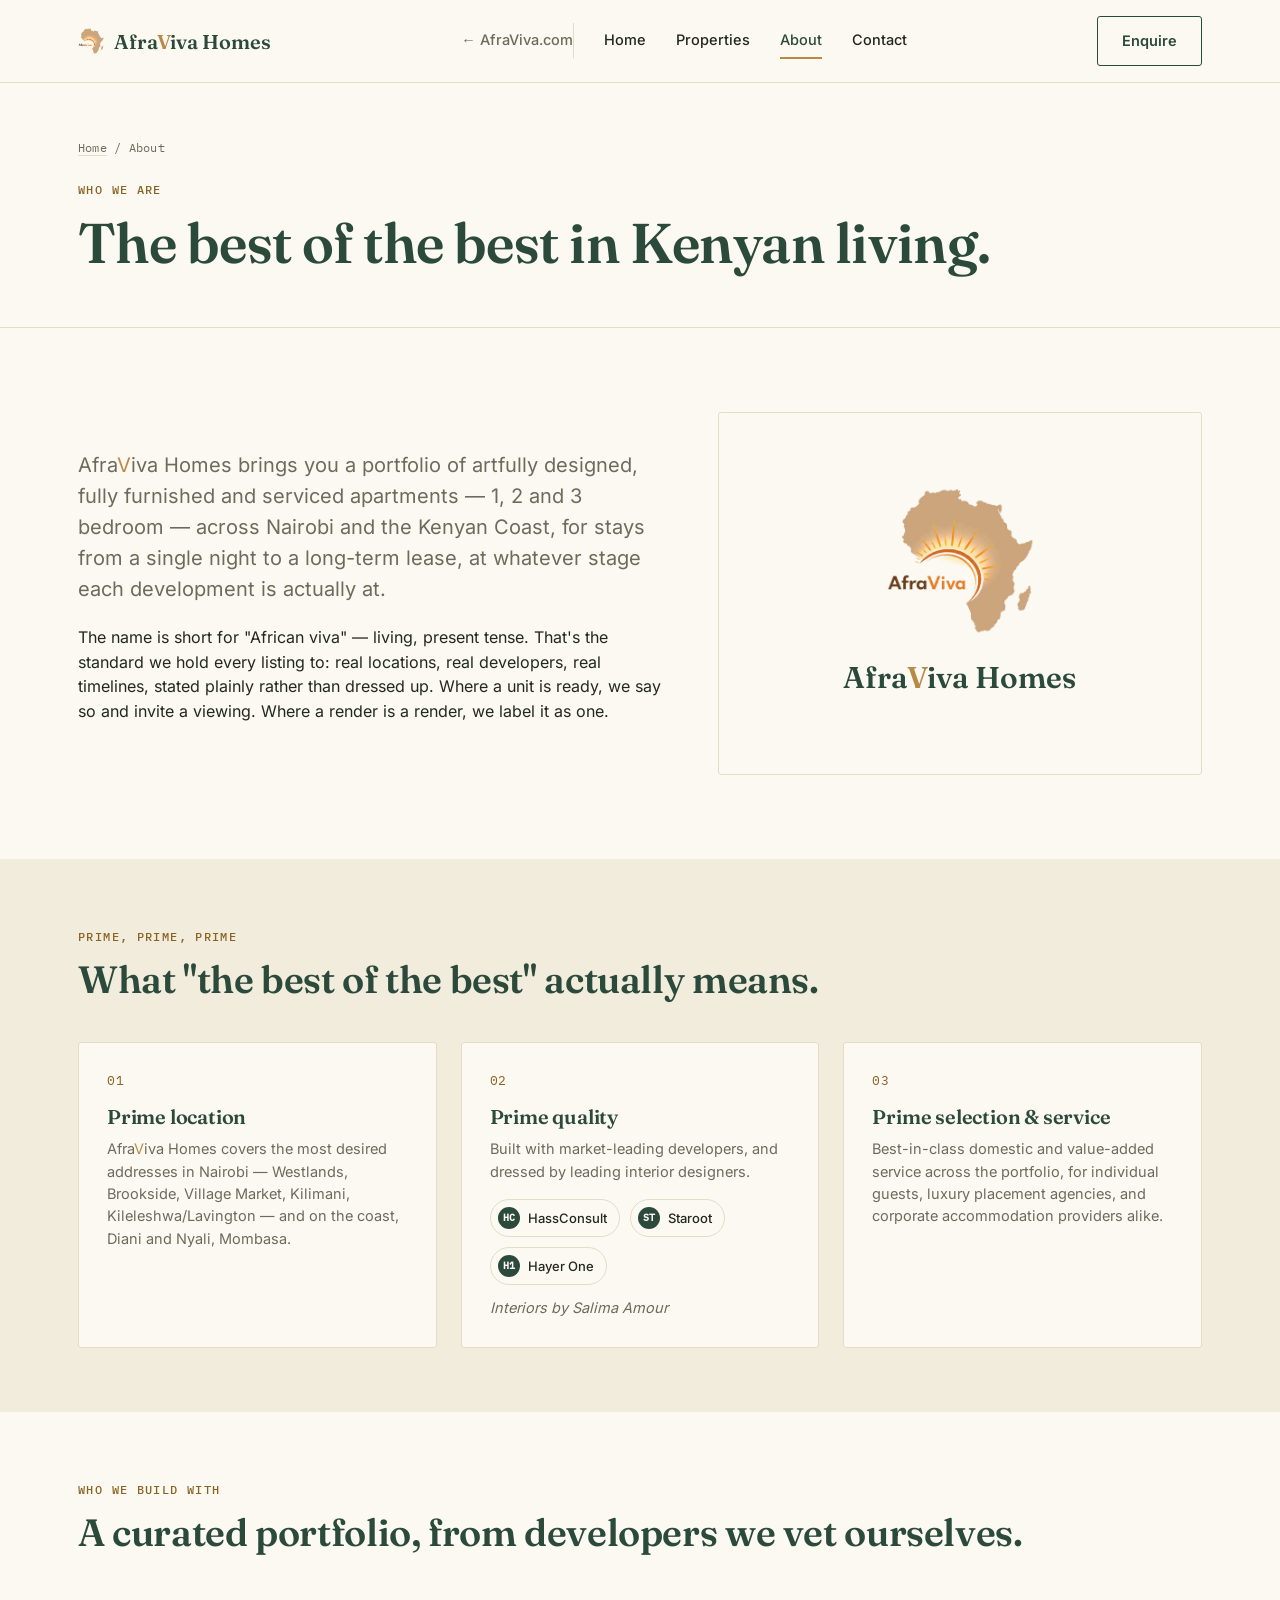
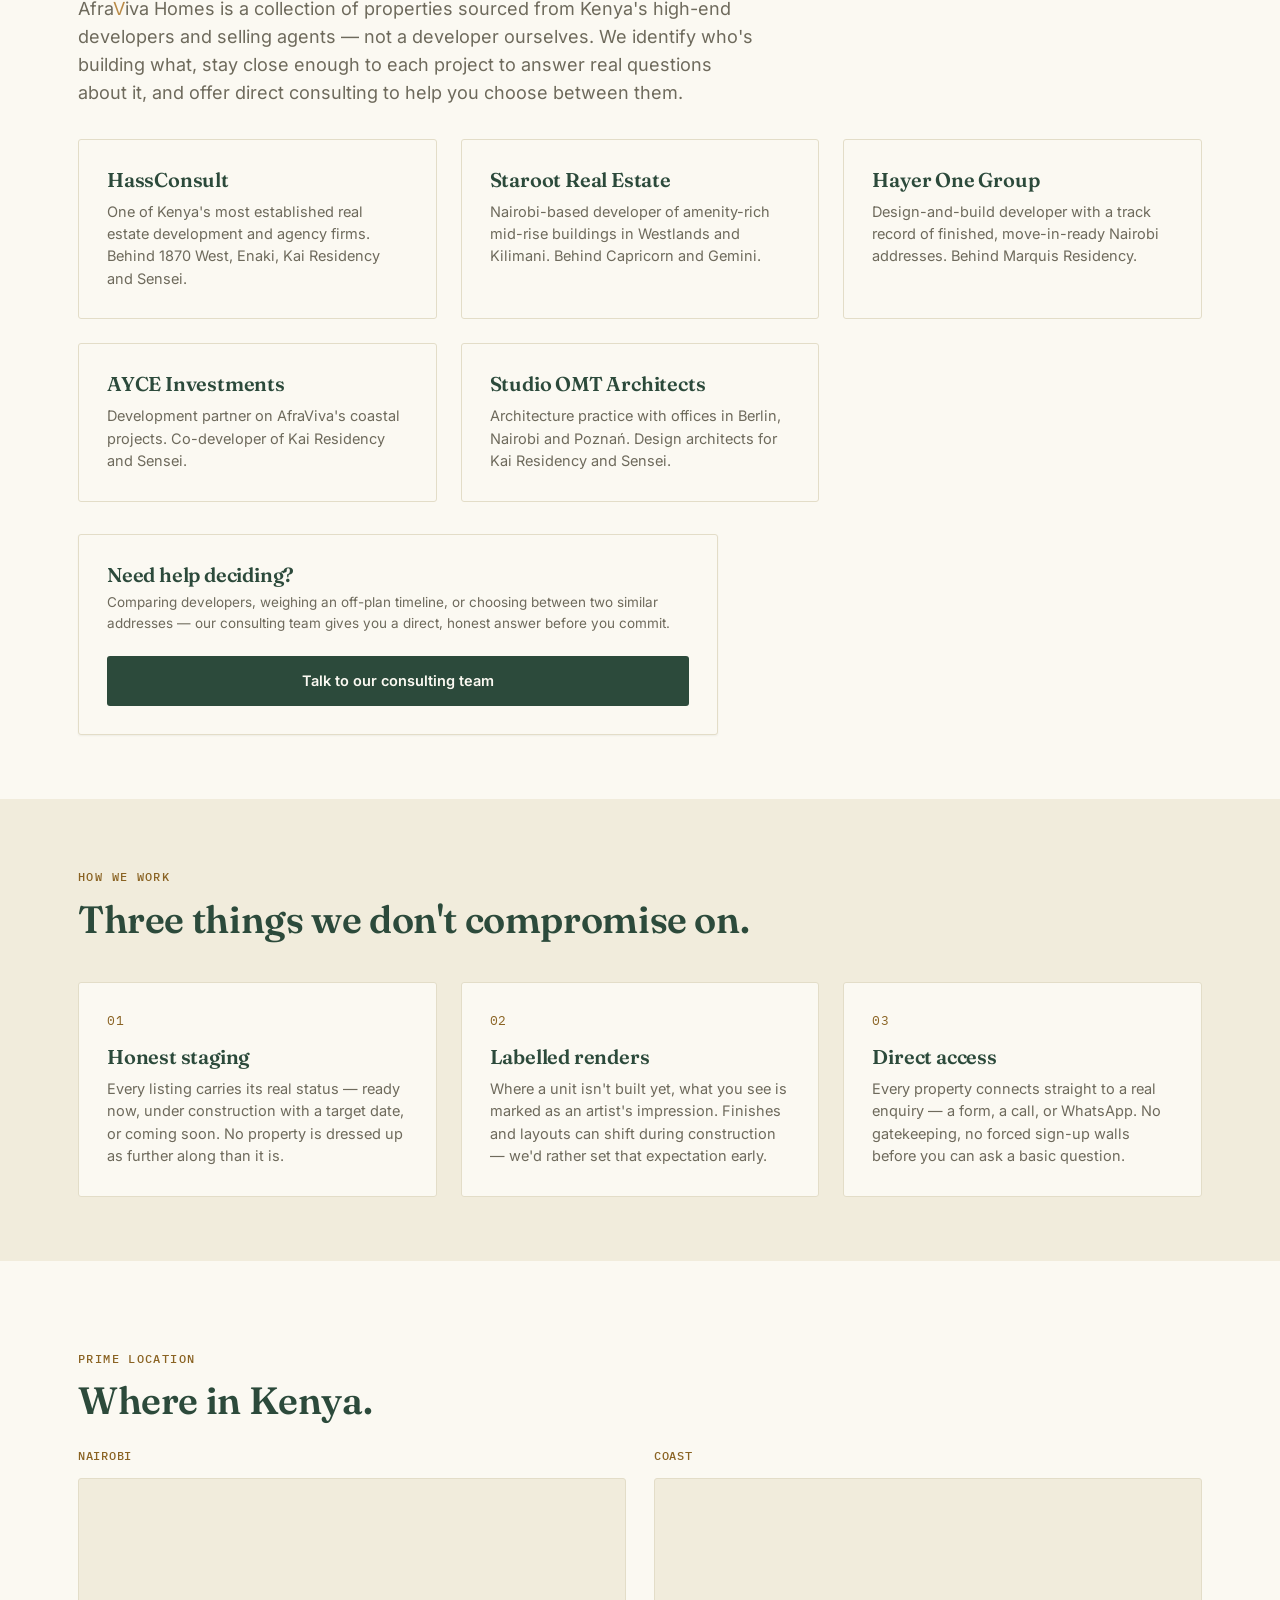
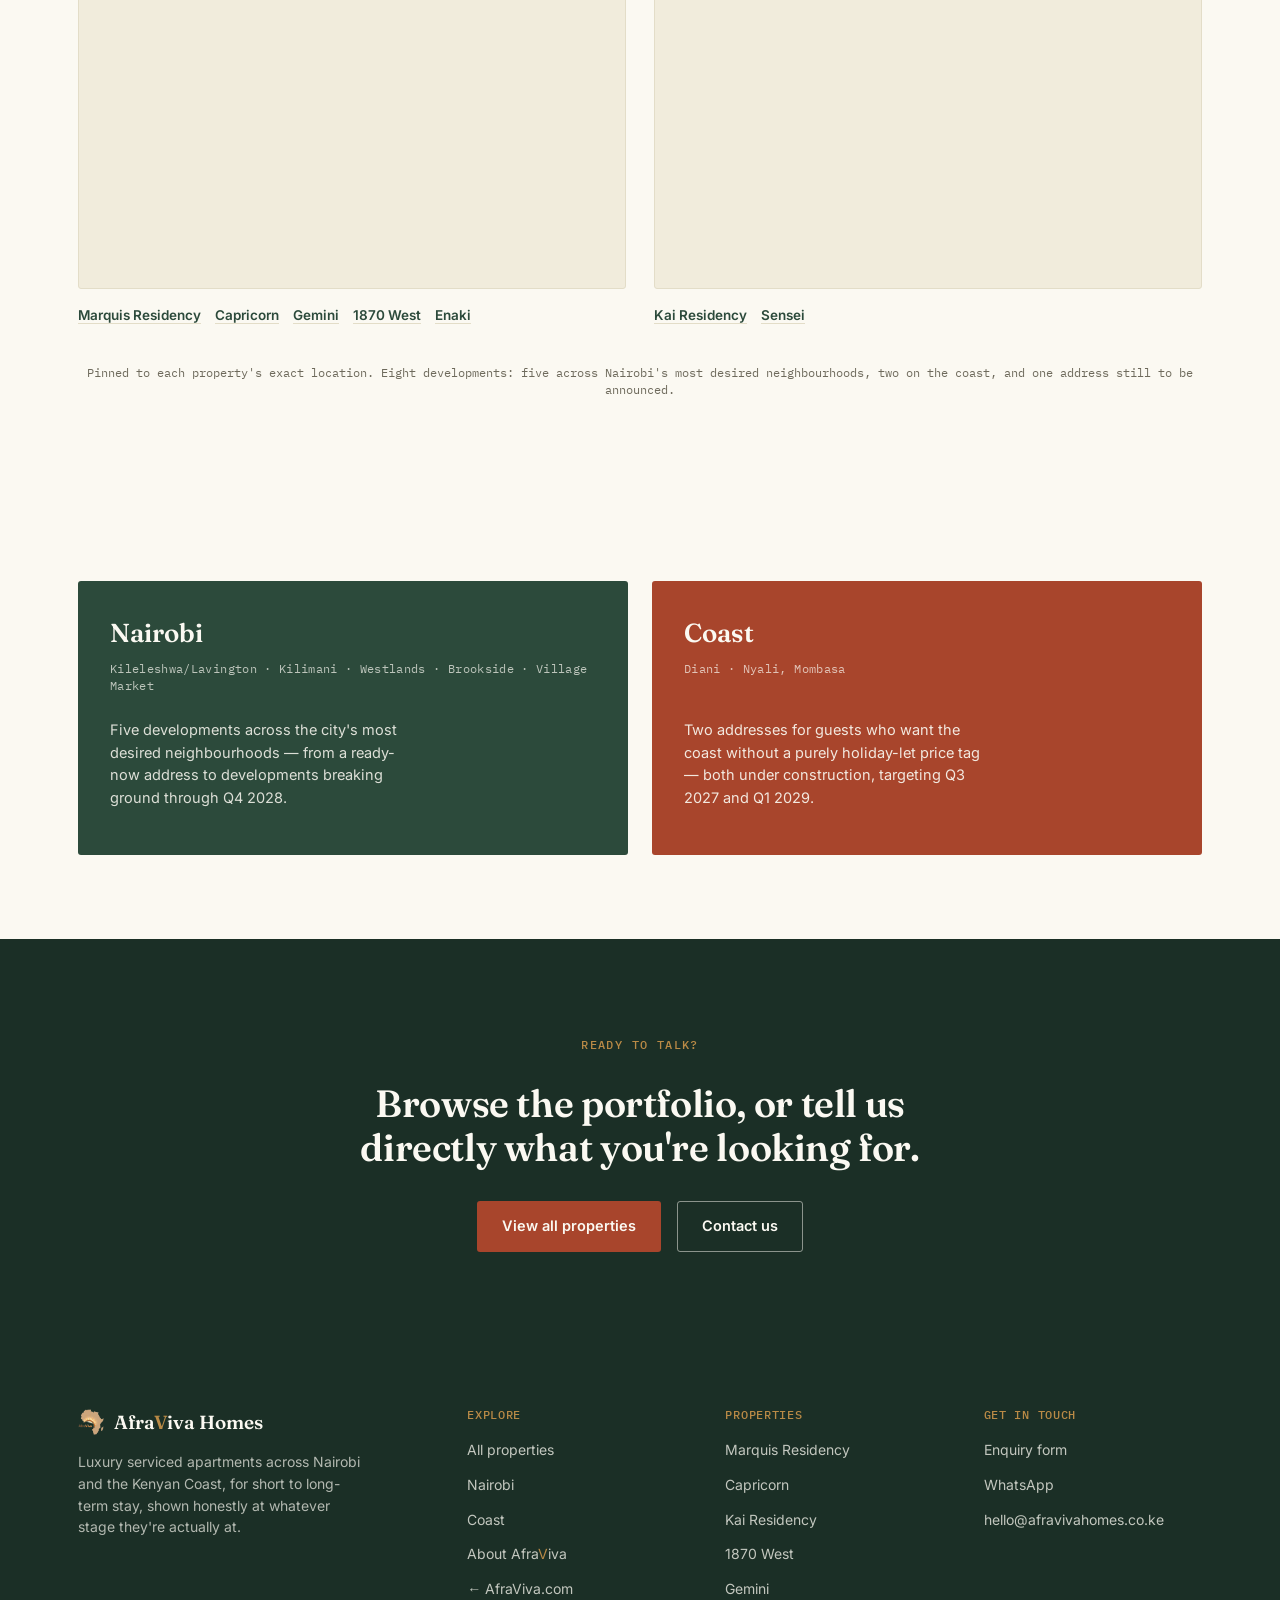
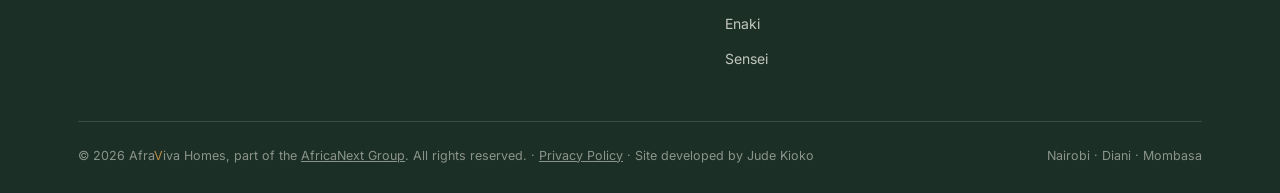
<file: about.html>
<!DOCTYPE html>
<html lang="en">
<head>
<meta charset="UTF-8">
<meta name="viewport" content="width=device-width, initial-scale=1.0">
<title>About — Afraviva Homes</title>
<meta name="description" content="Afraviva Homes: the best of Kenyan living. A portfolio of luxury serviced apartments across Nairobi and the Kenyan Coast, built with market-leading developers.">
<link rel="canonical" href="https://homes.afraviva.com/about.html">
<meta property="og:type" content="website">
<meta property="og:site_name" content="Afraviva Homes">
<meta property="og:title" content="About — Afraviva Homes">
<meta property="og:description" content="Afraviva Homes: the best of Kenyan living. A portfolio of luxury serviced apartments across Nairobi and the Kenyan Coast, built with market-leading developers.">
<meta property="og:url" content="https://homes.afraviva.com/about.html">
<meta property="og:image" content="https://homes.afraviva.com/assets/img/afraviva-logo-full.png">
<meta name="twitter:card" content="summary_large_image">
<meta name="twitter:title" content="About — Afraviva Homes">
<meta name="twitter:description" content="Afraviva Homes: the best of Kenyan living. A portfolio of luxury serviced apartments across Nairobi and the Kenyan Coast, built with market-leading developers.">
<meta name="twitter:image" content="https://homes.afraviva.com/assets/img/afraviva-logo-full.png">
<link rel="icon" type="image/svg+xml" href="favicon.svg">
<link href="assets/css/fonts.css" rel="stylesheet">
<link rel="stylesheet" href="assets/css/styles.css">
</head>
<body>

<div id="site-header"></div>

<main>
  <div class="page-header">
    <div class="wrap">
      <div class="breadcrumb"><a href="index.html">Home</a> / About</div>
      <span class="eyebrow">Who we are</span>
      <h1>The best of the best in Kenyan living.</h1>
    </div>
  </div>

  <section class="section">
    <div class="wrap about-hero">
      <div>
        <p class="lede" style="font-size:20px;">Afra<span class="v-flag">V</span>iva Homes brings you a portfolio of artfully designed, fully furnished and serviced apartments — 1, 2 and 3 bedroom — across Nairobi and the Kenyan Coast, for stays from a single night to a long-term lease, at whatever stage each development is actually at.</p>
        <p style="margin-top:20px;">The name is short for "African viva" — living, present tense. That's the standard we hold every listing to: real locations, real developers, real timelines, stated plainly rather than dressed up. Where a unit is ready, we say so and invite a viewing. Where a render is a render, we label it as one.</p>
      </div>
      <div class="about-logo-card">
        <div style="display:flex;flex-direction:column;align-items:center;gap:20px;">
          <img src="assets/img/afraviva-logo.png" alt="AfraViva" style="width:150px;height:auto;">
          <span style="font-family:var(--f-serif);font-weight:600;font-size:30px;color:var(--forest);">Afra<span class="v-flag">V</span>iva Homes</span>
        </div>
      </div>
    </div>
  </section>

  <section class="section-tight" style="background:var(--paper-alt);">
    <div class="wrap">
      <div class="section-head reveal">
        <div>
          <span class="eyebrow">Prime, prime, prime</span>
          <h2>What "the best of the best" actually means.</h2>
        </div>
      </div>
      <div class="value-grid reveal">
        <div class="value-card">
          <div class="vc-num">01</div>
          <h3>Prime location</h3>
          <p>Afra<span class="v-flag">V</span>iva Homes covers the most desired addresses in Nairobi — Westlands, Brookside, Village Market, Kilimani, Kileleshwa/Lavington — and on the coast, Diani and Nyali, Mombasa.</p>
        </div>
        <div class="value-card">
          <div class="vc-num">02</div>
          <h3>Prime quality</h3>
          <p style="margin-bottom:16px;">Built with market-leading developers, and dressed by leading interior designers.</p>
          <div class="partner-row">
            <span class="partner-badge"><span class="monogram">HC</span>HassConsult</span>
            <span class="partner-badge"><span class="monogram">ST</span>Staroot</span>
            <span class="partner-badge"><span class="monogram">H1</span>Hayer One</span>
          </div>
          <p class="credit-line">Interiors by Salima Amour</p>
        </div>
        <div class="value-card">
          <div class="vc-num">03</div>
          <h3>Prime selection &amp; service</h3>
          <p>Best-in-class domestic and value-added service across the portfolio, for individual guests, luxury placement agencies, and corporate accommodation providers alike.</p>
        </div>
      </div>
    </div>
  </section>

  <section class="section-tight">
    <div class="wrap">
      <div class="section-head reveal">
        <div>
          <span class="eyebrow">Who we build with</span>
          <h2>A curated portfolio, from developers we vet ourselves.</h2>
        </div>
      </div>
      <p class="lede" style="max-width:62ch;">Afra<span class="v-flag">V</span>iva Homes is a collection of properties sourced from Kenya's high-end developers and selling agents — not a developer ourselves. We identify who's building what, stay close enough to each project to answer real questions about it, and offer direct consulting to help you choose between them.</p>
      <div class="value-grid reveal" style="margin-top:32px;">
        <div class="value-card">
          <h3>HassConsult</h3>
          <p>One of Kenya's most established real estate development and agency firms. Behind 1870 West, Enaki, Kai Residency and Sensei.</p>
        </div>
        <div class="value-card">
          <h3>Staroot Real Estate</h3>
          <p>Nairobi-based developer of amenity-rich mid-rise buildings in Westlands and Kilimani. Behind Capricorn and Gemini.</p>
        </div>
        <div class="value-card">
          <h3>Hayer One Group</h3>
          <p>Design-and-build developer with a track record of finished, move-in-ready Nairobi addresses. Behind Marquis Residency.</p>
        </div>
        <div class="value-card">
          <h3>AYCE Investments</h3>
          <p>Development partner on AfraViva's coastal projects. Co-developer of Kai Residency and Sensei.</p>
        </div>
        <div class="value-card">
          <h3>Studio OMT Architects</h3>
          <p>Architecture practice with offices in Berlin, Nairobi and Poznań. Design architects for Kai Residency and Sensei.</p>
        </div>
      </div>
      <div class="enquiry-box" style="position:static;margin-top:32px;max-width:640px;">
        <h3>Need help deciding?</h3>
        <p class="hint">Comparing developers, weighing an off-plan timeline, or choosing between two similar addresses — our consulting team gives you a direct, honest answer before you commit.</p>
        <a href="contact.html" class="btn btn-primary">Talk to our consulting team</a>
      </div>
    </div>
  </section>

  <section class="section-tight" style="background:var(--paper-alt);">
    <div class="wrap">
      <div class="section-head reveal">
        <div>
          <span class="eyebrow">How we work</span>
          <h2>Three things we don't compromise on.</h2>
        </div>
      </div>
      <div class="value-grid reveal">
        <div class="value-card">
          <div class="vc-num">01</div>
          <h3>Honest staging</h3>
          <p>Every listing carries its real status — ready now, under construction with a target date, or coming soon. No property is dressed up as further along than it is.</p>
        </div>
        <div class="value-card">
          <div class="vc-num">02</div>
          <h3>Labelled renders</h3>
          <p>Where a unit isn't built yet, what you see is marked as an artist's impression. Finishes and layouts can shift during construction — we'd rather set that expectation early.</p>
        </div>
        <div class="value-card">
          <div class="vc-num">03</div>
          <h3>Direct access</h3>
          <p>Every property connects straight to a real enquiry — a form, a call, or WhatsApp. No gatekeeping, no forced sign-up walls before you can ask a basic question.</p>
        </div>
      </div>
    </div>
  </section>

  <section class="section">
    <div class="wrap" style="display:grid;grid-template-columns:1fr;gap:24px;">
      <div class="section-head reveal" style="margin-bottom:0;">
        <div>
          <span class="eyebrow">Prime location</span>
          <h2>Where in Kenya.</h2>
        </div>
      </div>
      <div class="region-map-grid reveal">
        <div class="region-map">
          <div class="region-map-title">Nairobi</div>
          <div class="map-embed-card">
            <iframe
              src="https://www.google.com/maps?saddr=-1.2807,36.7817&daddr=-1.2932,36.7869+to:-1.2592,36.7920+to:-1.2590,36.8028+to:-1.222769,36.786828&output=embed"
              loading="lazy"
              referrerpolicy="no-referrer-when-downgrade"
              title="Map pinning Afraviva's Nairobi properties"
              aria-label="Map pinning Afraviva's Nairobi properties">
            </iframe>
          </div>
          <ul class="map-legend">
            <li><a href="property.html?slug=the-marquis">Marquis Residency</a></li>
            <li><a href="property.html?slug=capricorn">Capricorn</a></li>
            <li><a href="property.html?slug=gemini">Gemini</a></li>
            <li><a href="property.html?slug=1870-west">1870 West</a></li>
            <li><a href="property.html?slug=enaki">Enaki</a></li>
          </ul>
        </div>
        <div class="region-map">
          <div class="region-map-title">Coast</div>
          <div class="map-embed-card">
            <iframe
              src="https://www.google.com/maps?saddr=-4.2950,39.5825&daddr=-4.0600,39.7050&output=embed"
              loading="lazy"
              referrerpolicy="no-referrer-when-downgrade"
              title="Map pinning Afraviva's Coast properties"
              aria-label="Map pinning Afraviva's Coast properties">
            </iframe>
          </div>
          <ul class="map-legend">
            <li><a href="property.html?slug=kai-apartments">Kai Residency</a></li>
            <li><a href="property.html?slug=sensei">Sensei</a></li>
          </ul>
        </div>
      </div>
      <p class="map-note">Pinned to each property's exact location. Eight developments: five across Nairobi's most desired neighbourhoods, two on the coast, and one address still to be announced.</p>
    </div>
  </section>

  <section class="section">
    <div class="wrap regions">
      <div class="region-panel">
        <div>
          <div class="region-name">Nairobi</div>
          <div class="region-sub">Kileleshwa/Lavington · Kilimani · Westlands · Brookside · Village Market</div>
        </div>
        <p style="color:rgba(251,249,242,0.85);font-size:14.5px;max-width:34ch;">Five developments across the city's most desired neighbourhoods — from a ready-now address to developments breaking ground through Q4 2028.</p>
      </div>
      <div class="region-panel coast">
        <div>
          <div class="region-name">Coast</div>
          <div class="region-sub">Diani · Nyali, Mombasa</div>
        </div>
        <p style="color:rgba(251,249,242,0.9);font-size:14.5px;max-width:34ch;">Two addresses for guests who want the coast without a purely holiday-let price tag — both under construction, targeting Q3 2027 and Q1 2029.</p>
      </div>
    </div>
  </section>

  <section class="cta-band">
    <div class="wrap">
      <span class="eyebrow" style="justify-content:center;color:var(--gold);">Ready to talk?</span>
      <h2 style="margin-top:16px;">Browse the portfolio, or tell us directly what you're looking for.</h2>
      <div class="cta-actions">
        <a href="properties.html" class="btn btn-rust">View all properties</a>
        <a href="contact.html" class="btn btn-ghost-light">Contact us</a>
      </div>
    </div>
  </section>
</main>

<div id="site-footer"></div>

<script src="assets/js/svg-art.js"></script>
<script src="assets/js/properties-data.js"></script>
<script src="assets/js/main.js"></script>
</body>
</html>
</file>
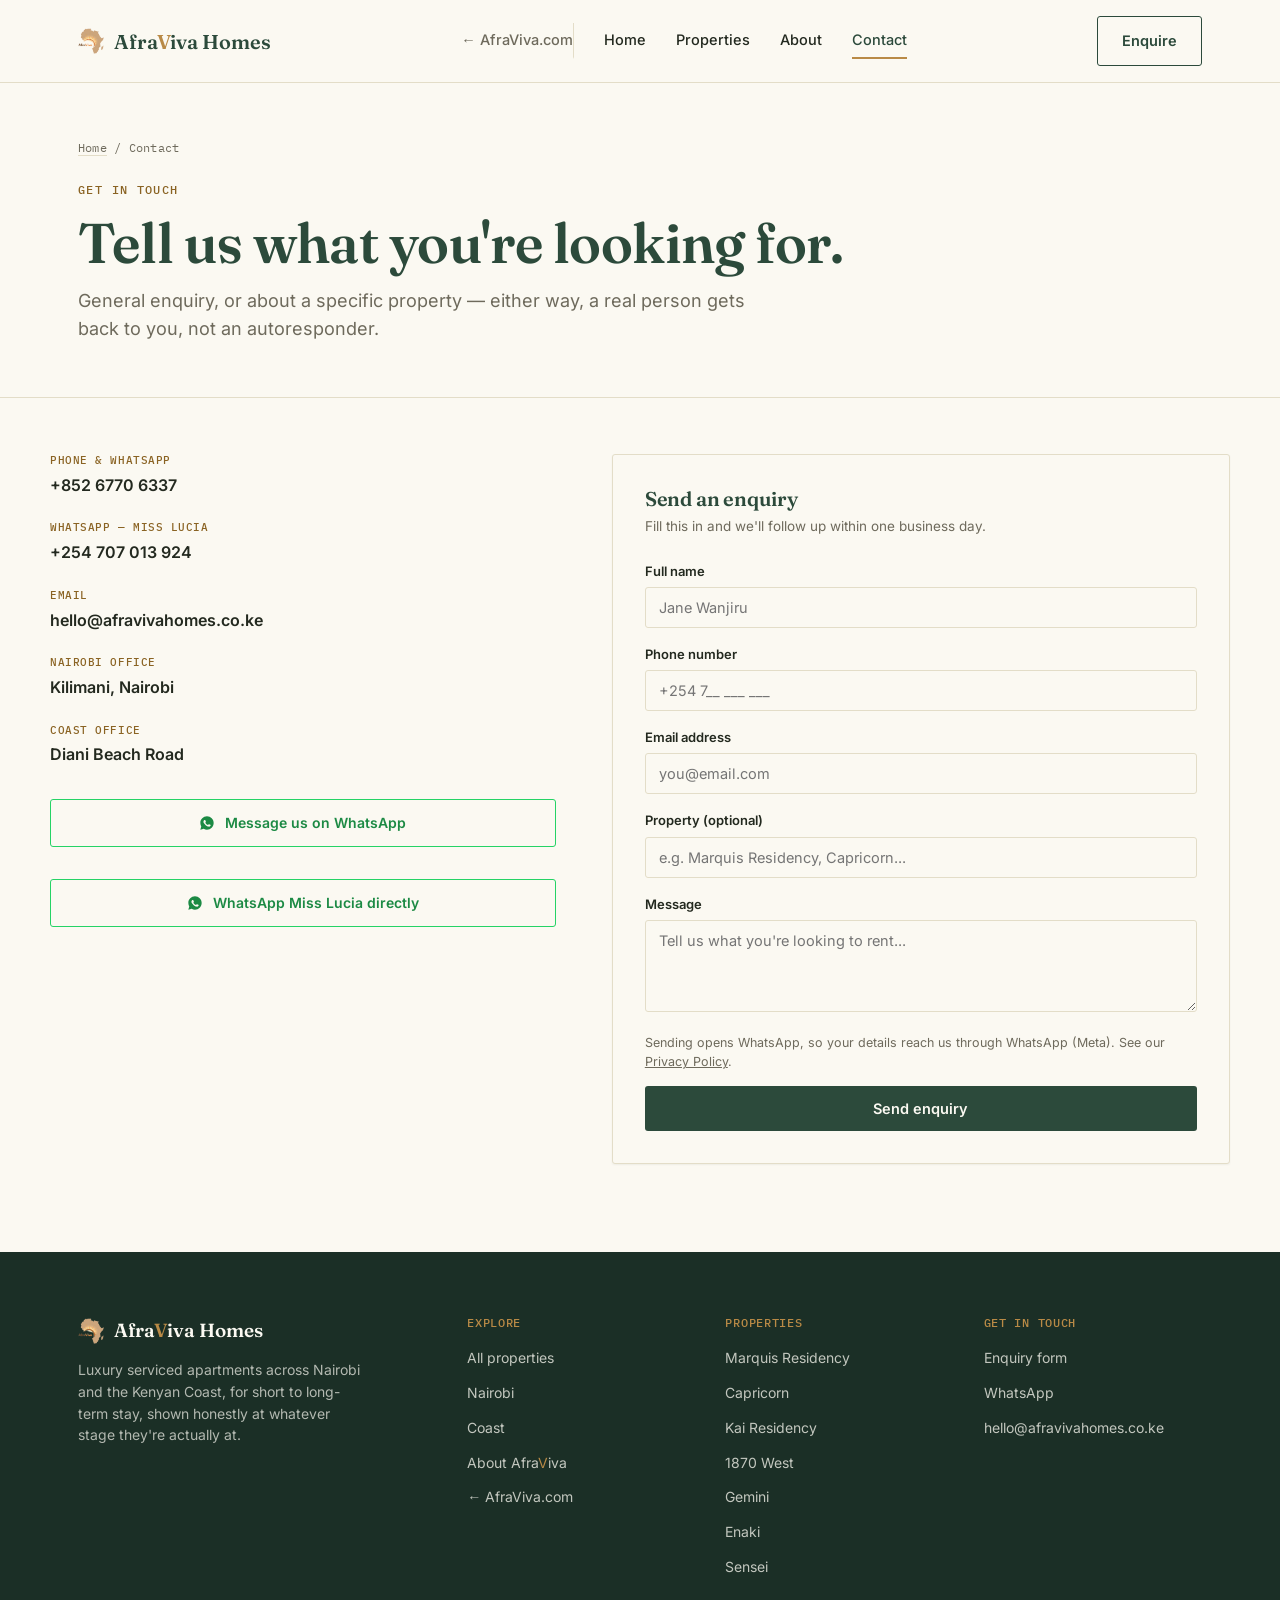
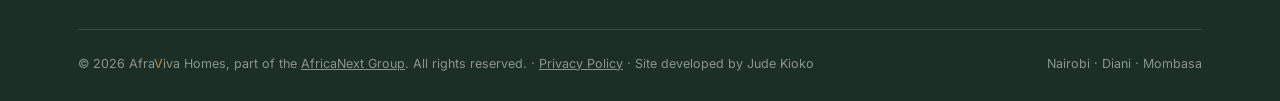
<file: contact.html>
<!DOCTYPE html>
<html lang="en">
<head>
<meta charset="UTF-8">
<meta name="viewport" content="width=device-width, initial-scale=1.0">
<title>Contact — Afraviva Homes</title>
<meta name="description" content="Get in touch with Afraviva Homes about any property across Nairobi and the Kenyan Coast.">
<link rel="canonical" href="https://homes.afraviva.com/contact.html">
<meta property="og:type" content="website">
<meta property="og:site_name" content="Afraviva Homes">
<meta property="og:title" content="Contact — Afraviva Homes">
<meta property="og:description" content="Get in touch with Afraviva Homes about any property across Nairobi and the Kenyan Coast.">
<meta property="og:url" content="https://homes.afraviva.com/contact.html">
<meta property="og:image" content="https://homes.afraviva.com/assets/img/afraviva-logo-full.png">
<meta name="twitter:card" content="summary_large_image">
<meta name="twitter:title" content="Contact — Afraviva Homes">
<meta name="twitter:description" content="Get in touch with Afraviva Homes about any property across Nairobi and the Kenyan Coast.">
<meta name="twitter:image" content="https://homes.afraviva.com/assets/img/afraviva-logo-full.png">
<link rel="icon" type="image/svg+xml" href="favicon.svg">
<link href="assets/css/fonts.css" rel="stylesheet">
<link rel="stylesheet" href="assets/css/styles.css">
</head>
<body>

<div id="site-header"></div>

<main>
  <div class="page-header">
    <div class="wrap">
      <div class="breadcrumb"><a href="index.html">Home</a> / Contact</div>
      <span class="eyebrow">Get in touch</span>
      <h1>Tell us what you're looking for.</h1>
      <p class="lede">General enquiry, or about a specific property — either way, a real person gets back to you, not an autoresponder.</p>
    </div>
  </div>

  <section class="wrap contact-grid">
    <div class="contact-info">
      <div class="ci-block">
        <h4>Phone &amp; WhatsApp</h4>
        <div class="ci-val">+852 6770 6337</div>
      </div>
      <div class="ci-block">
        <h4>WhatsApp — Miss Lucia</h4>
        <div class="ci-val">+254 707 013 924</div>
      </div>
      <div class="ci-block">
        <h4>Email</h4>
        <div class="ci-val">hello@afravivahomes.co.ke</div>
      </div>
      <div class="ci-block">
        <h4>Nairobi office</h4>
        <div class="ci-val">Kilimani, Nairobi</div>
      </div>
      <div class="ci-block">
        <h4>Coast office</h4>
        <div class="ci-val">Diani Beach Road</div>
      </div>
      <a href="#" class="whatsapp-btn" data-whatsapp="general" style="margin-top:8px;">
        <svg viewBox="0 0 24 24" fill="currentColor" style="width:16px;height:16px;"><path d="M12 2C6.48 2 2 6.48 2 12c0 1.85.5 3.58 1.38 5.07L2 22l5.06-1.33A9.94 9.94 0 0012 22c5.52 0 10-4.48 10-10S17.52 2 12 2zm5.2 14.2c-.22.62-1.28 1.18-1.77 1.24-.45.06-1.02.09-1.65-.1-.38-.12-.87-.28-1.5-.55-2.64-1.14-4.36-3.8-4.5-3.98-.13-.18-1.08-1.44-1.08-2.75s.68-1.94.92-2.2c.24-.26.53-.33.7-.33h.5c.16 0 .38-.06.6.45.22.52.75 1.8.82 1.93.07.13.11.28.02.46-.09.18-.14.28-.27.44-.13.15-.28.34-.4.46-.13.13-.27.27-.12.53.16.26.7 1.16 1.5 1.88 1.03.92 1.9 1.2 2.16 1.34.26.13.42.11.57-.07.16-.18.66-.77.84-1.03.18-.26.35-.22.6-.13.24.09 1.53.72 1.79.85.26.13.44.2.5.31.06.11.06.62-.16 1.25z"/></svg>
        Message us on WhatsApp
      </a>
      <a href="https://wa.me/254707013924?text=Hi%20Miss%20Lucia%2C%20I%27d%20like%20to%20know%20more%20about%20a%20property%20at%20Afraviva%20Homes." target="_blank" rel="noopener" class="whatsapp-btn" style="margin-top:8px;">
        <svg viewBox="0 0 24 24" fill="currentColor" style="width:16px;height:16px;"><path d="M12 2C6.48 2 2 6.48 2 12c0 1.85.5 3.58 1.38 5.07L2 22l5.06-1.33A9.94 9.94 0 0012 22c5.52 0 10-4.48 10-10S17.52 2 12 2zm5.2 14.2c-.22.62-1.28 1.18-1.77 1.24-.45.06-1.02.09-1.65-.1-.38-.12-.87-.28-1.5-.55-2.64-1.14-4.36-3.8-4.5-3.98-.13-.18-1.08-1.44-1.08-2.75s.68-1.94.92-2.2c.24-.26.53-.33.7-.33h.5c.16 0 .38-.06.6.45.22.52.75 1.8.82 1.93.07.13.11.28.02.46-.09.18-.14.28-.27.44-.13.15-.28.34-.4.46-.13.13-.27.27-.12.53.16.26.7 1.16 1.5 1.88 1.03.92 1.9 1.2 2.16 1.34.26.13.42.11.57-.07.16-.18.66-.77.84-1.03.18-.26.35-.22.6-.13.24.09 1.53.72 1.79.85.26.13.44.2.5.31.06.11.06.62-.16 1.25z"/></svg>
        WhatsApp Miss Lucia directly
      </a>
    </div>

    <form class="enquiry-box contact-form" style="position:static;">
      <h3>Send an enquiry</h3>
      <p class="hint">Fill this in and we'll follow up within one business day.</p>
      <div class="field">
        <label for="c-name">Full name</label>
        <input id="c-name" type="text" required placeholder="Jane Wanjiru">
      </div>
      <div class="field">
        <label for="c-phone">Phone number</label>
        <input id="c-phone" type="tel" required placeholder="+254 7__ ___ ___">
      </div>
      <div class="field">
        <label for="c-email">Email address</label>
        <input id="c-email" type="email" placeholder="you@email.com">
      </div>
      <div class="field">
        <label for="c-property">Property (optional)</label>
        <input id="c-property" type="text" placeholder="e.g. Marquis Residency, Capricorn...">
      </div>
      <div class="field">
        <label for="c-message">Message</label>
        <textarea id="c-message" rows="4" placeholder="Tell us what you're looking to rent..."></textarea>
      </div>
      <p class="form-privacy">Sending opens WhatsApp, so your details reach us through WhatsApp (Meta). See our <a href="https://afraviva.com/privacy/" target="_blank" rel="noopener">Privacy Policy</a>.</p>
      <button type="submit" class="btn btn-primary">Send enquiry</button>
    </form>
  </section>
</main>

<div id="site-footer"></div>

<script src="assets/js/svg-art.js"></script>
<script src="assets/js/properties-data.js"></script>
<script src="assets/js/main.js"></script>
</body>
</html>
</file>
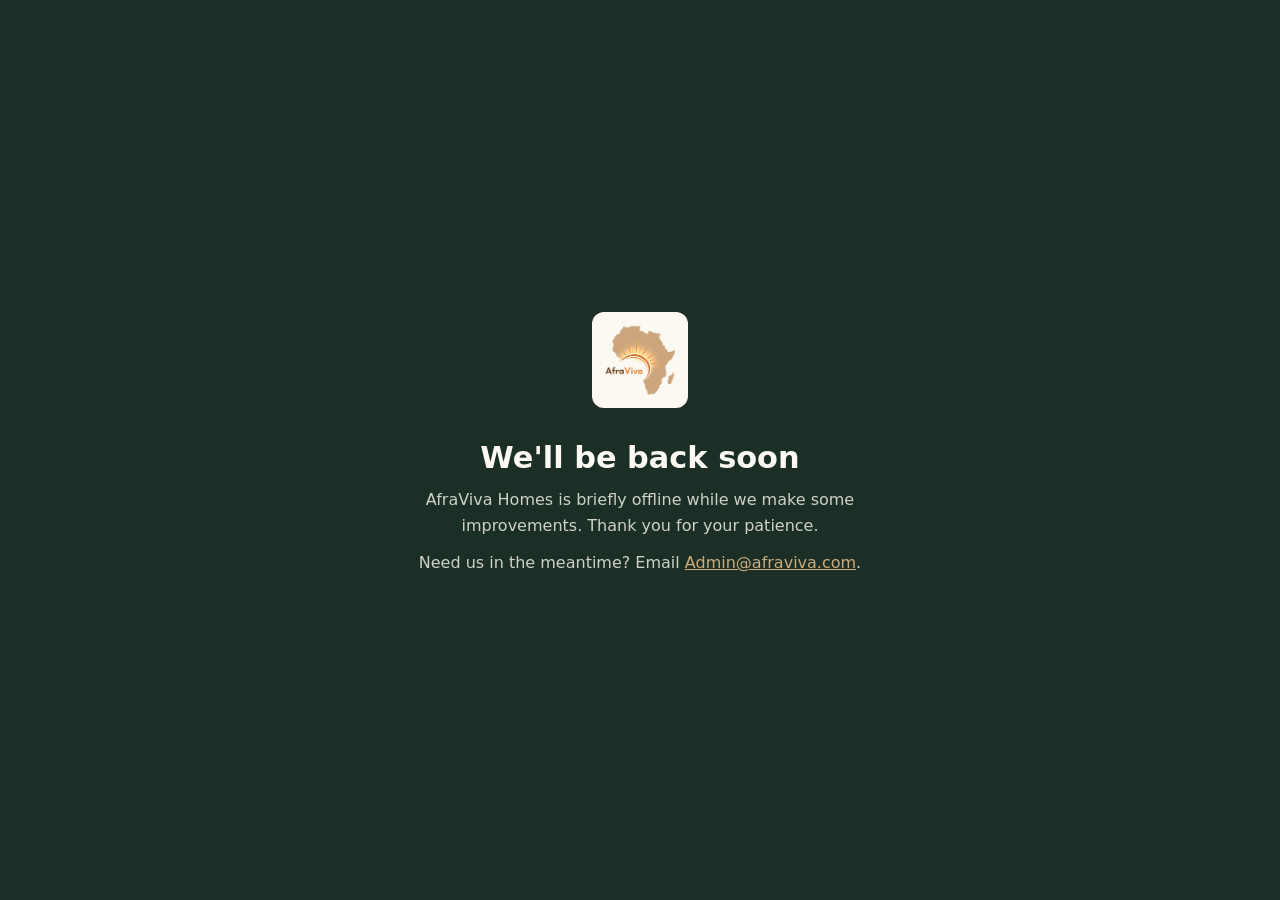
<file: maintenance.html>
<!doctype html>
<html lang="en">
<head>
  <meta charset="utf-8">
  <meta name="viewport" content="width=device-width, initial-scale=1">
  <meta name="robots" content="noindex">
  <title>We'll be back soon — AfraViva Homes</title>
  <!-- Shown while the site is offline: the server's .htaccess answers every
       request with HTTP 503 and serves this page (see maintenance.htaccess). -->
  <style>
    body { margin: 0; min-height: 100vh; display: flex; align-items: center; justify-content: center; background: #1B2F26; color: #FBF9F2; font-family: system-ui, -apple-system, "Segoe UI", Roboto, sans-serif; text-align: center; padding: 24px; box-sizing: border-box; }
    main { max-width: 520px; }
    .logo { display: inline-block; background: #FBF9F2; border-radius: 12px; padding: 12px; margin-bottom: 28px; }
    .logo img { width: 72px; height: auto; display: block; }
    h1 { font-size: 1.9rem; font-weight: 600; margin: 0 0 12px; }
    p { color: rgba(251, 249, 242, .8); line-height: 1.6; margin: 0 0 12px; }
    a { color: #CDAB7A; }
  </style>
</head>
<body>
  <main>
    <div class="logo"><img src="/assets/img/afraviva-logo.png" alt="AfraViva Homes"></div>
    <h1>We'll be back soon</h1>
    <p>AfraViva Homes is briefly offline while we make some improvements. Thank you for your patience.</p>
    <p>Need us in the meantime? Email <a href="mailto:Admin@afraviva.com">Admin@afraviva.com</a>.</p>
  </main>
</body>
</html>
</file>
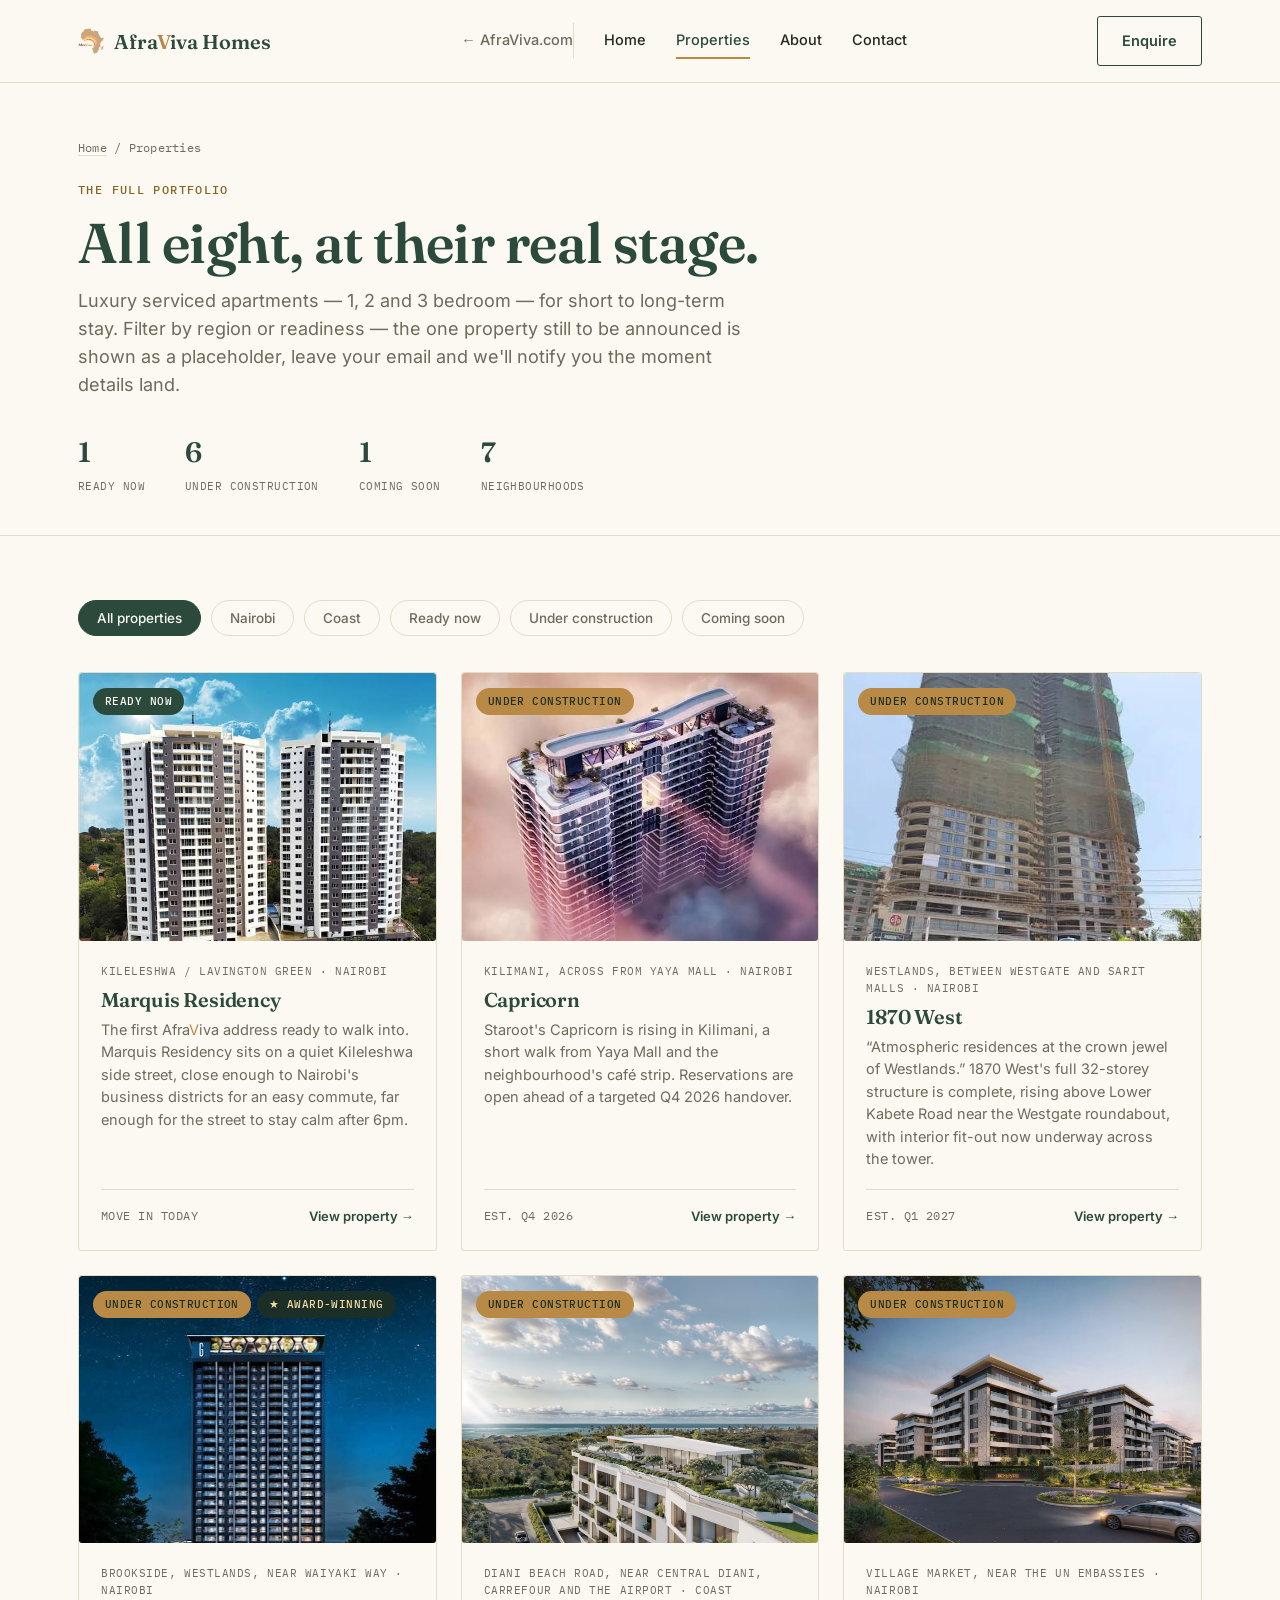
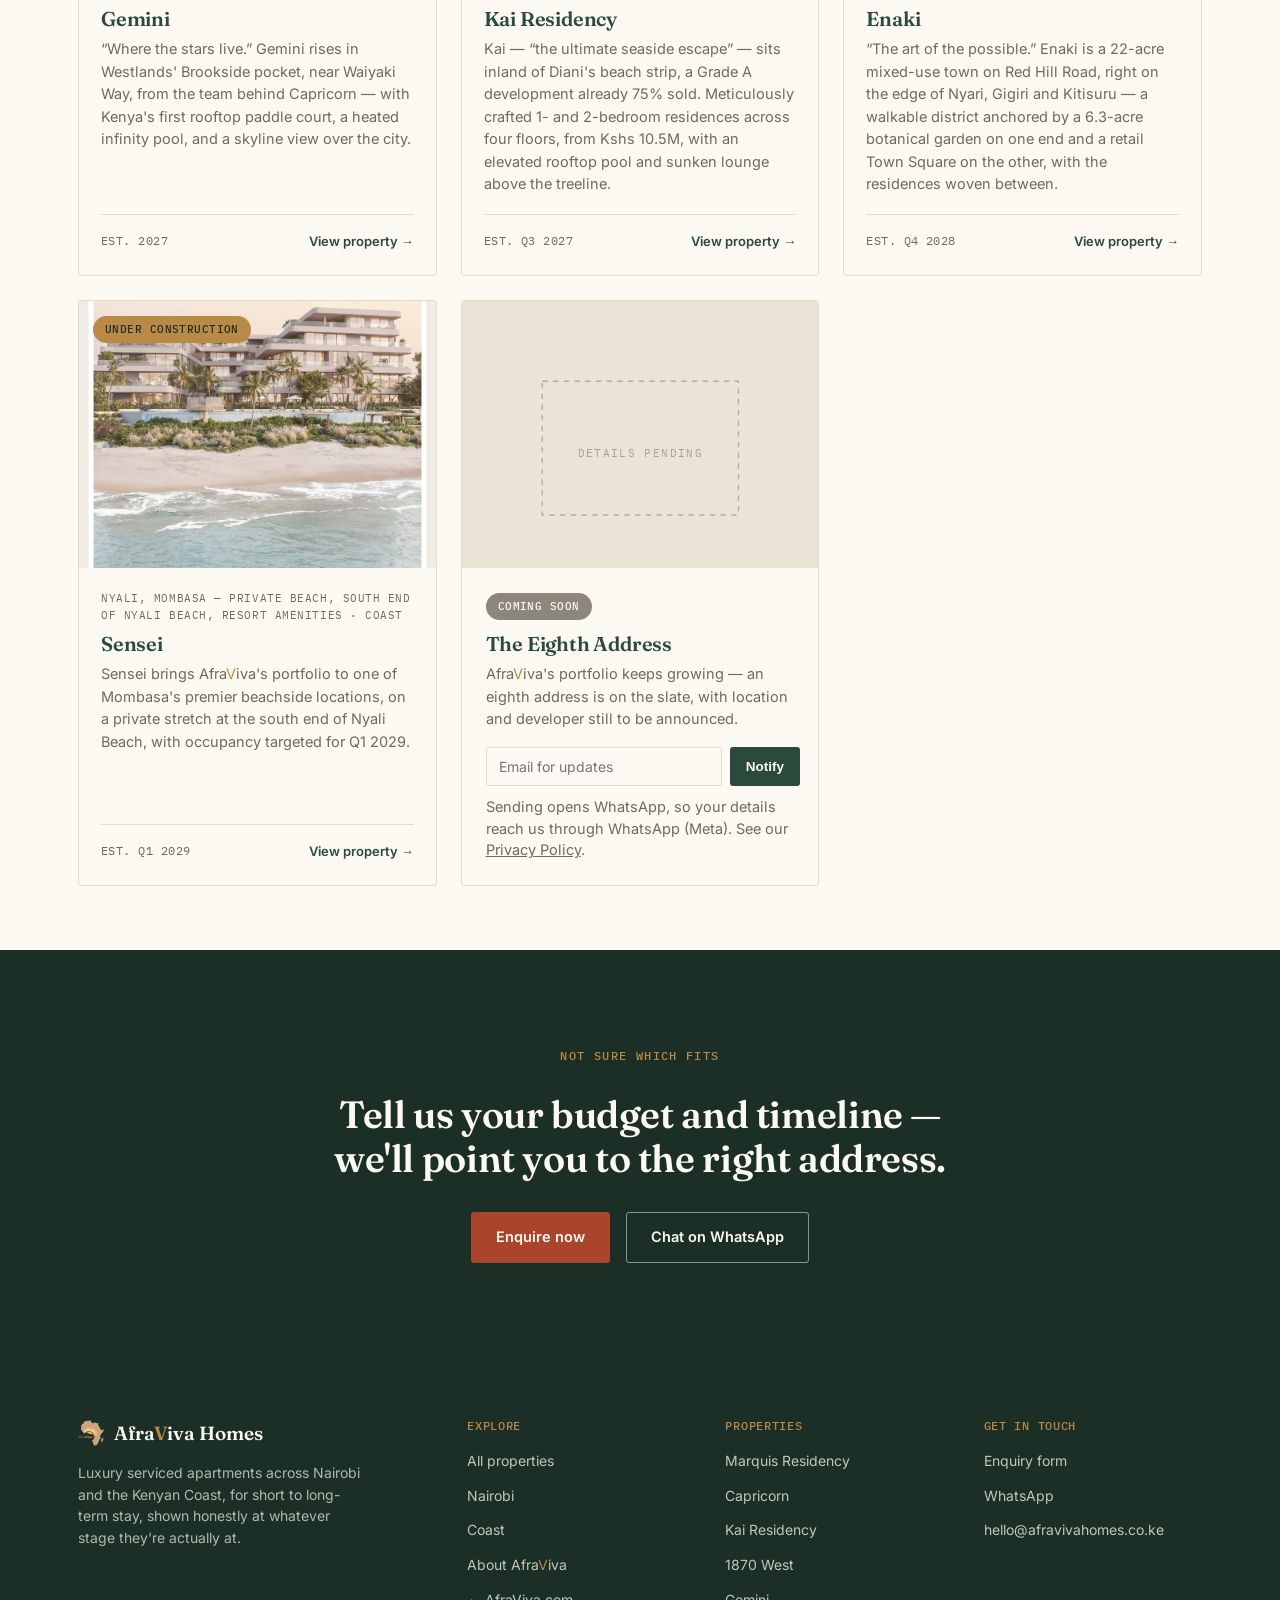
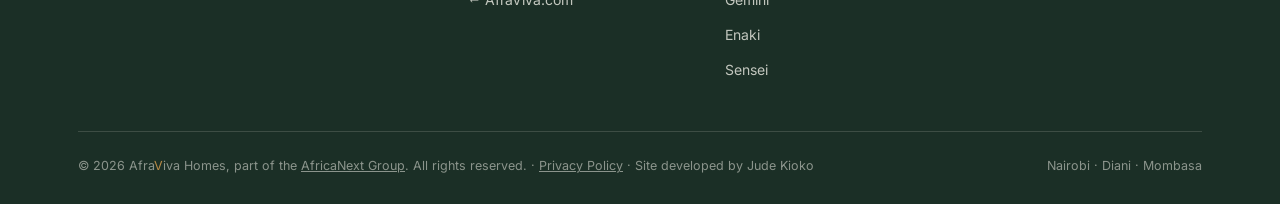
<file: properties.html>
<!DOCTYPE html>
<html lang="en">
<head>
<meta charset="UTF-8">
<meta name="viewport" content="width=device-width, initial-scale=1.0">
<title>All Properties — Afraviva Homes</title>
<meta name="description" content="Browse all eight Afraviva Homes serviced apartment developments across Nairobi and the Kenyan Coast, filterable by region and readiness stage.">
<link rel="canonical" href="https://homes.afraviva.com/properties.html">
<meta property="og:type" content="website">
<meta property="og:site_name" content="Afraviva Homes">
<meta property="og:title" content="All Properties — Afraviva Homes">
<meta property="og:description" content="Browse all eight Afraviva Homes serviced apartment developments across Nairobi and the Kenyan Coast, filterable by region and readiness stage.">
<meta property="og:url" content="https://homes.afraviva.com/properties.html">
<meta property="og:image" content="https://homes.afraviva.com/assets/img/afraviva-logo-full.png">
<meta name="twitter:card" content="summary_large_image">
<meta name="twitter:title" content="All Properties — Afraviva Homes">
<meta name="twitter:description" content="Browse all eight Afraviva Homes serviced apartment developments across Nairobi and the Kenyan Coast, filterable by region and readiness stage.">
<meta name="twitter:image" content="https://homes.afraviva.com/assets/img/afraviva-logo-full.png">
<link rel="icon" type="image/svg+xml" href="favicon.svg">
<link href="assets/css/fonts.css" rel="stylesheet">
<link rel="stylesheet" href="assets/css/styles.css">
</head>
<body>

<div id="site-header"></div>

<main>
  <div class="page-header">
    <div class="wrap">
      <div class="breadcrumb"><a href="index.html">Home</a> / Properties</div>
      <span class="eyebrow">The full portfolio</span>
      <h1>All eight, at their real stage.</h1>
      <p class="lede">Luxury serviced apartments — 1, 2 and 3 bedroom — for short to long-term stay. Filter by region or readiness — the one property still to be announced is shown as a placeholder, leave your email and we'll notify you the moment details land.</p>
      <div class="stat-bar">
        <div class="stat"><div class="n">1</div><div class="l">Ready now</div></div>
        <div class="stat"><div class="n">6</div><div class="l">Under construction</div></div>
        <div class="stat"><div class="n">1</div><div class="l">Coming soon</div></div>
        <div class="stat"><div class="n">7</div><div class="l">Neighbourhoods</div></div>
      </div>
    </div>
  </div>

  <section class="section-tight">
    <div class="wrap">
      <span id="nairobi" class="anchor-offset"></span>
      <span id="coast" class="anchor-offset"></span>
      <div class="filter-bar" role="group" aria-label="Filter properties">
        <button class="filter-btn active" data-filter="all" aria-pressed="true">All properties</button>
        <button class="filter-btn" data-filter="nairobi" aria-pressed="false">Nairobi</button>
        <button class="filter-btn" data-filter="coast" aria-pressed="false">Coast</button>
        <button class="filter-btn" data-filter="ready" aria-pressed="false">Ready now</button>
        <button class="filter-btn" data-filter="progress" aria-pressed="false">Under construction</button>
        <button class="filter-btn" data-filter="tbc" aria-pressed="false">Coming soon</button>
      </div>
      <div class="grid-properties" id="properties-grid"></div>
    </div>
  </section>

  <section class="cta-band">
    <div class="wrap">
      <span class="eyebrow" style="justify-content:center;color:var(--gold);">Not sure which fits</span>
      <h2 style="margin-top:16px;">Tell us your budget and timeline — we'll point you to the right address.</h2>
      <div class="cta-actions">
        <a href="contact.html" class="btn btn-rust">Enquire now</a>
        <a href="#" class="btn btn-ghost-light" data-whatsapp="general">Chat on WhatsApp</a>
      </div>
    </div>
  </section>
</main>

<div id="site-footer"></div>

<script src="assets/js/svg-art.js"></script>
<script src="assets/js/properties-data.js"></script>
<script src="assets/js/main.js"></script>
<script>afravivaInitFilters("properties-grid");</script>
</body>
</html>
</file>
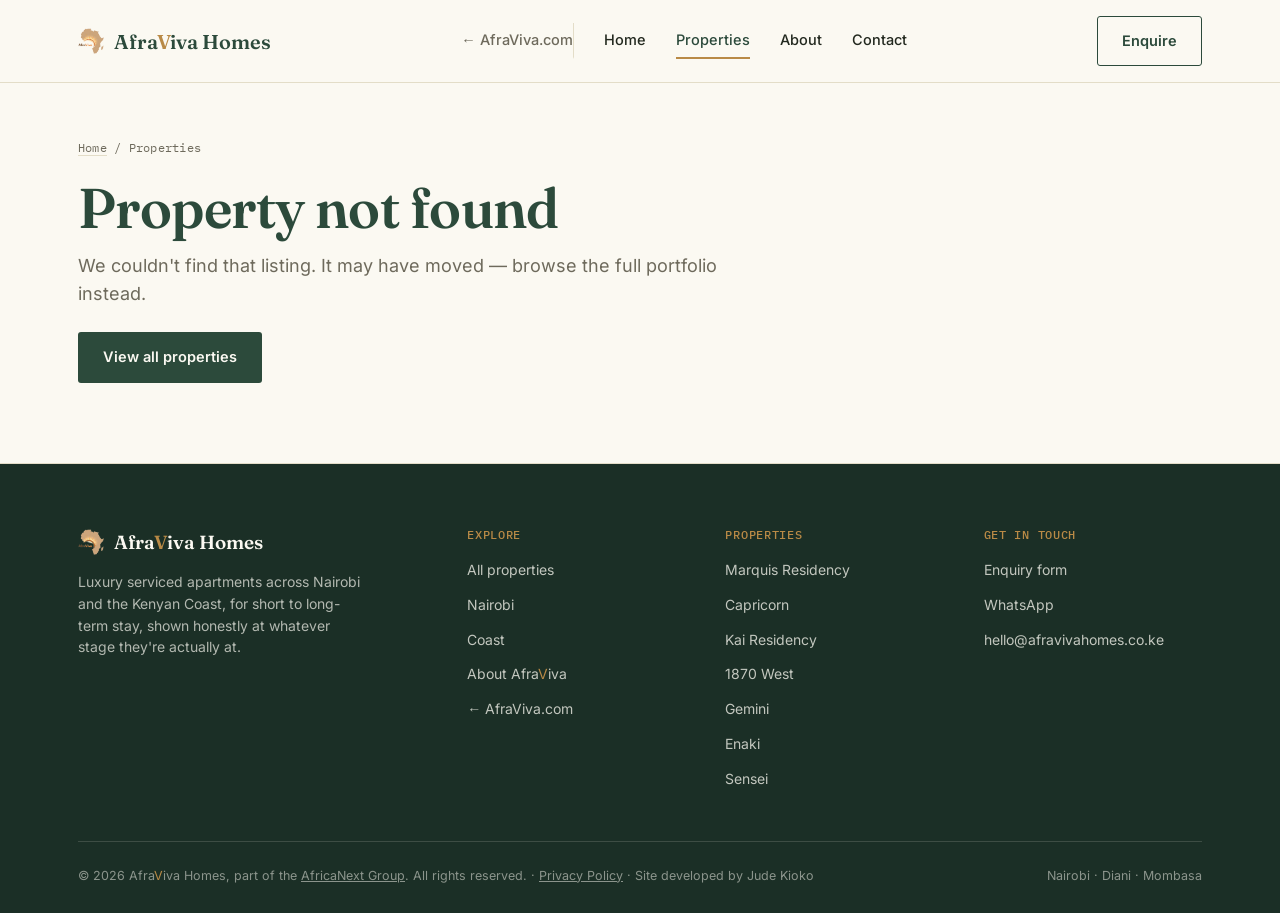
<file: property.html>
<!DOCTYPE html>
<html lang="en">
<head>
<meta charset="UTF-8">
<meta name="viewport" content="width=device-width, initial-scale=1.0">
<title id="doc-title">Property — Afraviva Homes</title>
<meta id="doc-description" name="description" content="Property details from Afraviva Homes.">
<link id="doc-canonical" rel="canonical" href="https://homes.afraviva.com/property.html">
<meta id="og-type" property="og:type" content="website">
<meta property="og:site_name" content="Afraviva Homes">
<meta id="og-title" property="og:title" content="Property — Afraviva Homes">
<meta id="og-description" property="og:description" content="Property details from Afraviva Homes.">
<meta id="og-url" property="og:url" content="https://homes.afraviva.com/property.html">
<meta id="og-image" property="og:image" content="https://homes.afraviva.com/assets/img/afraviva-logo-full.png">
<meta name="twitter:card" content="summary_large_image">
<meta id="twitter-title" name="twitter:title" content="Property — Afraviva Homes">
<meta id="twitter-description" name="twitter:description" content="Property details from Afraviva Homes.">
<meta id="twitter-image" name="twitter:image" content="https://homes.afraviva.com/assets/img/afraviva-logo-full.png">
<link rel="icon" type="image/svg+xml" href="favicon.svg">
<link href="assets/css/fonts.css" rel="stylesheet">
<link rel="stylesheet" href="assets/css/styles.css">
</head>
<body>

<div id="site-header"></div>

<main id="property-main">
  <!-- Populated by JS. See #not-found-state for the fallback. -->
</main>

<template id="not-found-state">
  <div class="page-header">
    <div class="wrap">
      <div class="breadcrumb"><a href="index.html">Home</a> / Properties</div>
      <h1>Property not found</h1>
      <p class="lede">We couldn't find that listing. It may have moved — browse the full portfolio instead.</p>
      <div class="hero-cta" style="margin-top:24px;">
        <a href="properties.html" class="btn btn-primary">View all properties</a>
      </div>
    </div>
  </div>
</template>

<div id="site-footer"></div>

<script src="assets/js/svg-art.js"></script>
<script src="assets/js/properties-data.js"></script>
<script src="assets/js/main.js"></script>
<script>
(function(){
  const params = new URLSearchParams(location.search);
  const slug = params.get("slug");
  const p = afravivaGetProperty(slug);
  const main = document.getElementById("property-main");

  if(!p){
    main.appendChild(document.getElementById("not-found-state").content.cloneNode(true));
    return;
  }

  const BASE_URL = "https://homes.afraviva.com/";
  const pageTitle = p.name + " — Afraviva Homes";
  const plainDescription = (() => {
    const tmp = document.createElement("div");
    tmp.innerHTML = p.description;
    const text = tmp.textContent.trim();
    return text.length > 157 ? text.slice(0, 157).trim() + "…" : text;
  })();
  const pageUrl = BASE_URL + "property.html?slug=" + p.slug;
  const pageImage = BASE_URL + (p.coverImage || "assets/img/afraviva-logo-full.png");

  document.getElementById("doc-title").textContent = pageTitle;
  document.getElementById("doc-description").setAttribute("content", plainDescription);
  document.getElementById("doc-canonical").setAttribute("href", pageUrl);
  ["og-title", "twitter-title"].forEach(id => document.getElementById(id).setAttribute("content", pageTitle));
  ["og-description", "twitter-description"].forEach(id => document.getElementById(id).setAttribute("content", plainDescription));
  ["og-image", "twitter-image"].forEach(id => document.getElementById(id).setAttribute("content", pageImage));
  document.getElementById("og-url").setAttribute("content", pageUrl);
  document.getElementById("og-type").setAttribute("content", "product");

  const tagClass = p.status === "ready" ? "tag-ready" : (p.status === "progress" ? "tag-progress" : "tag-tbc");

  const isTBC = p.status === "tbc";

  const factsHTML = (p.facts && p.facts.length ? p.facts : [
    { label:"Status", value:p.statusLabel },
    { label:"Neighbourhood", value:p.neighbourhood },
    { label:"Region", value:p.regionLabel },
    { label:"Timeline", value:p.quarterLabel }
  ]).map(f => `
    <div class="fact">
      <div class="fact-label">${f.label}</div>
      <div class="fact-val">${f.value}</div>
    </div>`).join("");

  const specsHTML = (p.specs && p.specs.length) ? `
    <div class="spec-list">
      ${p.specs.map(s => `<div class="spec-row"><span>${s.label}</span><span>${s.value}</span></div>`).join("")}
    </div>` : `<p style="margin-top:20px;color:var(--muted);font-size:14.5px;">Full specifications will be published once this development's details are confirmed.</p>`;

  const awardHTML = p.award ? `
    <section class="award-band">
      <div class="wrap award-grid">
        <img class="award-img" src="${p.award.image}" alt="${p.name}: ${p.award.title} award" loading="lazy">
        <div class="award-text">
          <span class="eyebrow">Award</span>
          <h2>${p.award.title}</h2>
          <p>${p.award.body}</p>
          <p class="award-source">${p.award.source}</p>
        </div>
      </div>
    </section>` : "";

  const amenitiesHTML = (p.amenities && p.amenities.length) ? `
    <div class="section-tight" style="background:var(--paper-alt);">
      <div class="wrap">
        <span class="eyebrow">On site</span>
        <h2 style="margin-bottom:28px;">Amenities at ${p.name}.</h2>
        <div class="amenity-grid">
          ${p.amenities.map(a => `<div class="amenity-item">${a}</div>`).join("")}
        </div>
      </div>
    </div>` : "";

  const investmentHTML = (p.investment && p.investment.length) ? `
    <div class="section-tight">
      <div class="wrap">
        <span class="eyebrow">Numbers</span>
        <h2 style="margin-bottom:24px;">Investment highlights.</h2>
        <div class="spec-list" style="max-width:640px;">
          ${p.investment.map(s => `<div class="spec-row"><span>${s.label}</span><span>${s.value}</span></div>`).join("")}
        </div>
      </div>
    </div>` : "";

  const pricingHTML = (p.pricing && p.pricing.length) ? `
    <div class="section-tight" style="background:var(--paper-alt);">
      <div class="wrap">
        <span class="eyebrow">Pricing</span>
        <h2 style="margin-bottom:28px;">Unit pricing at ${p.name}.</h2>
        <div class="pricing-grid">
          ${p.pricing.map(pr => `
            <div class="pricing-card">
              <h3>${pr.type}</h3>
              <div class="spec-list">
                ${pr.details.map(d => `<div class="spec-row"><span>${d.label}</span><span>${d.value}</span></div>`).join("")}
              </div>
            </div>`).join("")}
        </div>
      </div>
    </div>` : "";

  const enquiryBlock = isTBC ? `
    <div class="enquiry-box">
      <h3>Get notified</h3>
      <p class="hint">${p.name}'s details are still being finalised. Leave your email and we'll reach out the moment they're confirmed.</p>
      <form>
        <div class="field">
          <label for="tbc-email">Email address</label>
          <input id="tbc-email" type="email" required placeholder="you@email.com">
        </div>
        <p class="form-privacy">Sending opens WhatsApp, so your details reach us through WhatsApp (Meta). See our <a href="https://afraviva.com/privacy/" target="_blank" rel="noopener">Privacy Policy</a>.</p>
        <button type="submit" class="btn btn-primary">Notify me</button>
      </form>
    </div>` : `
    <div class="enquiry-box">
      <h3>Enquire about renting ${p.name}</h3>
      <p class="hint">${p.status === "ready" ? "Ready to move in — get in touch to arrange a viewing." : "Register your interest to rent and we'll keep you posted as construction progresses."}</p>
      <form>
        <div class="field">
          <label for="name">Full name</label>
          <input id="name" type="text" required placeholder="Jane Wanjiru">
        </div>
        <div class="field">
          <label for="phone">Phone number</label>
          <input id="phone" type="tel" required placeholder="+254 7__ ___ ___">
        </div>
        <div class="field">
          <label for="message">Message</label>
          <textarea id="message" rows="3" placeholder="I'd like to know more about rental availability and pricing.">I'd like to know more about renting at ${p.name}.</textarea>
        </div>
        <p class="form-privacy">Sending opens WhatsApp, so your details reach us through WhatsApp (Meta). See our <a href="https://afraviva.com/privacy/" target="_blank" rel="noopener">Privacy Policy</a>.</p>
        <button type="submit" class="btn btn-primary">Send enquiry</button>
      </form>
      <div class="enquiry-divider">or</div>
      <a href="#" class="whatsapp-btn" data-whatsapp="${p.name}">
        <svg viewBox="0 0 24 24" fill="currentColor"><path d="M12 2C6.48 2 2 6.48 2 12c0 1.85.5 3.58 1.38 5.07L2 22l5.06-1.33A9.94 9.94 0 0012 22c5.52 0 10-4.48 10-10S17.52 2 12 2zm5.2 14.2c-.22.62-1.28 1.18-1.77 1.24-.45.06-1.02.09-1.65-.1-.38-.12-.87-.28-1.5-.55-2.64-1.14-4.36-3.8-4.5-3.98-.13-.18-1.08-1.44-1.08-2.75s.68-1.94.92-2.2c.24-.26.53-.33.7-.33h.5c.16 0 .38-.06.6.45.22.52.75 1.8.82 1.93.07.13.11.28.02.46-.09.18-.14.28-.27.44-.13.15-.28.34-.4.46-.13.13-.27.27-.12.53.16.26.7 1.16 1.5 1.88 1.03.92 1.9 1.2 2.16 1.34.26.13.42.11.57-.07.16-.18.66-.77.84-1.03.18-.26.35-.22.6-.13.24.09 1.53.72 1.79.85.26.13.44.2.5.31.06.11.06.62-.16 1.25z"/></svg>
        WhatsApp us about ${p.name}
      </a>
    </div>`;

  const galleryHTML = (p.gallery && p.gallery.length) ? `
    <div class="section-tight">
      <div class="wrap">
        <span class="eyebrow">Gallery</span>
        <h2 style="margin-bottom:28px;">Inside ${p.name}.</h2>
        <div class="gallery-carousel" id="gallery-carousel" role="region" aria-roledescription="carousel" aria-label="${p.name} photo gallery">
          <div class="gc-track">
            ${p.gallery.map((g, i) => `
              <div class="gc-slide${i === 0 ? " active" : ""}" aria-hidden="${i === 0 ? "false" : "true"}">
                <img src="${g.src}" alt="${p.name} — ${g.caption}" loading="${i === 0 ? "eager" : "lazy"}">
                <span class="photo-caption">${g.caption}</span>
              </div>`).join("")}
          </div>
          ${p.gallery.length > 1 ? `
          <button type="button" class="gc-arrow gc-prev" aria-label="Previous photo">‹</button>
          <button type="button" class="gc-arrow gc-next" aria-label="Next photo">›</button>
          <div class="gc-dots">
            ${p.gallery.map((g, i) => `<button type="button" class="gc-dot${i === 0 ? " active" : ""}" aria-label="Go to photo ${i + 1} of ${p.gallery.length}"></button>`).join("")}
          </div>` : ""}
        </div>
      </div>
    </div>` : "";

  const videoHTML = (p.videos && p.videos.length) ? `
    <div class="section-tight">
      <div class="wrap">
        <span class="eyebrow">Watch</span>
        <h2 style="margin-bottom:28px;">See ${p.name}.</h2>
        <div class="video-grid">
          ${p.videos.map(v => `
            <div class="video-block">
              ${p.videos.length > 1 && v.label ? `<div class="video-label">${v.label}</div>` : ""}
              <div class="video-embed-card${v.portrait ? " video-embed-card-portrait" : ""}">
                <video controls playsinline preload="metadata" ${p.coverImage ? `poster="${p.coverImage}"` : ""}>
                  <source src="${v.src}" type="video/mp4">
                </video>
              </div>
            </div>`).join("")}
        </div>
      </div>
    </div>` : "";

  const NEARBY_ICONS = {
    dining: `<svg viewBox="0 0 24 24" fill="none" stroke="currentColor" stroke-width="1.8" stroke-linecap="round" stroke-linejoin="round"><path d="M6 2v7a2 2 0 0 0 2 2 2 2 0 0 0 2-2V2"/><path d="M8 11v11"/><path d="M17 2c1.5 2 1.5 6 0 8-.6.8-1 1.4-1 2.5V22"/></svg>`,
    shopping: `<svg viewBox="0 0 24 24" fill="none" stroke="currentColor" stroke-width="1.8" stroke-linecap="round" stroke-linejoin="round"><path d="M6 7h12l1 13H5L6 7z"/><path d="M9 7a3 3 0 0 1 6 0"/></svg>`,
    publicServices: `<svg viewBox="0 0 24 24" fill="none" stroke="currentColor" stroke-width="1.8" stroke-linecap="round" stroke-linejoin="round"><path d="M3 21h18"/><path d="M4 21V10l8-6 8 6v11"/><path d="M9 21v-7h6v7"/></svg>`,
    recreation: `<svg viewBox="0 0 24 24" fill="none" stroke="currentColor" stroke-width="1.8" stroke-linecap="round" stroke-linejoin="round"><path d="M12 22v-6"/><circle cx="12" cy="9" r="6.5"/></svg>`
  };
  const NEARBY_CATEGORIES = [
    { key: "dining", label: "Dining", query: "Restaurants and cafes" },
    { key: "shopping", label: "Shopping", query: "Shopping malls and stores" },
    { key: "publicServices", label: "Public Services", query: "Hospitals, schools and churches" },
    { key: "recreation", label: "Recreation", query: "Parks, museums and theatres" }
  ];

  const neighbourhoodHTML = (p.lat && p.lng) ? `
    <div class="section-tight">
      <div class="wrap">
        <div class="section-head" style="margin-bottom:24px;">
          <div>
            <span class="eyebrow">Around the address</span>
            <h2>In the Neighbourhood.</h2>
          </div>
          <div class="n-tabs" role="tablist" aria-label="Nearby categories">
            ${NEARBY_CATEGORIES.map((c, i) => `
              <button type="button" class="filter-btn n-tab${i === 0 ? " active" : ""}" role="tab" aria-selected="${i === 0 ? "true" : "false"}" data-cat="${c.key}">
                ${NEARBY_ICONS[c.key]}<span>${c.label}</span>
              </button>`).join("")}
          </div>
        </div>
        <div class="neighbourhood-panel">
          <div class="map-embed-card n-map">
            <iframe id="n-map-frame" loading="lazy" referrerpolicy="no-referrer-when-downgrade"
              title="Map of ${NEARBY_CATEGORIES[0].label.toLowerCase()} near ${p.name}"
              aria-label="Map of ${NEARBY_CATEGORIES[0].label.toLowerCase()} near ${p.name}"
              src="https://maps.google.com/maps?q=${encodeURIComponent(NEARBY_CATEGORIES[0].query + " near " + p.neighbourhood)}&ll=${p.lat},${p.lng}&z=15&output=embed">
            </iframe>
          </div>
          <div class="n-recs" id="n-recs" aria-live="polite"></div>
        </div>
      </div>
    </div>` : "";

  const locationHTML = (p.lat && p.lng) ? `
    <div class="section-tight">
      <div class="wrap">
        <div class="section-head" style="margin-bottom:24px;">
          <div>
            <span class="eyebrow">Exact location</span>
            <h2>Where ${p.name} sits.</h2>
          </div>
          <a href="https://www.google.com/maps?q=${p.lat},${p.lng}" target="_blank" rel="noopener" class="btn btn-ghost">Get directions →</a>
        </div>
        <div class="map-embed-card">
          <iframe
            src="https://maps.google.com/maps?q=${p.lat},${p.lng}(${encodeURIComponent(p.name)})&z=15&output=embed"
            loading="lazy"
            referrerpolicy="no-referrer-when-downgrade"
            title="Map showing the location of ${p.name}"
            aria-label="Map showing the location of ${p.name}">
          </iframe>
        </div>
        <p class="map-note">${p.neighbourhood}</p>
      </div>
    </div>` : `
    <div class="section-tight">
      <div class="wrap">
        <span class="eyebrow">Exact location</span>
        <h2>Location to be announced.</h2>
        <p class="lede">A map will appear here once ${p.name}'s address is confirmed.</p>
      </div>
    </div>`;

  main.innerHTML = `
    <div class="page-header">
      <div class="wrap">
        <div class="breadcrumb"><a href="index.html">Home</a> / <a href="properties.html">Properties</a> / ${p.name}</div>
        <span class="tag ${tagClass}">${p.statusLabel}</span>
      </div>
    </div>

    <div class="p-hero">
      <div class="p-hero-art">${(() => {
        const heroVideo = (p.videos || []).find(v => !v.portrait);
        return heroVideo
          ? `<video class="p-hero-video" autoplay muted loop playsinline preload="metadata" ${p.coverImage ? `poster="${p.coverImage}"` : ""}><source src="${heroVideo.src}" type="video/mp4"></video>`
          : (p.coverImage ? `<img src="${p.coverImage}" alt="${p.name}">` : afravivaArt(p.artVariant, p.status));
      })()}</div>
      <div class="p-hero-info wrap" style="padding-left:0;">
        <span class="eyebrow">${p.neighbourhood} · ${p.regionLabel}</span>
        <h1 class="p-name">${p.name}</h1>
        <div class="p-loc">${p.developer} &middot; ${p.quarterLabel}</div>
        ${p.award ? `<div class="p-award-badge">&#9733; ${p.award.badge}</div>` : ""}
        ${p.audio ? `<button class="listen-btn" type="button" data-sound="${p.audio}" data-label-off="Listen to ${p.name}" data-label-on="Pause" aria-pressed="false" title="${p.audioIntro}"><span class="listen-icon" aria-hidden="true"></span><span class="sound-label">Listen to ${p.name}</span></button>` : ""}
        <p class="lede">${p.description}</p>
        <div class="facts-strip">${factsHTML}</div>
      </div>
    </div>

    ${awardHTML}
    ${neighbourhoodHTML}

    <div class="wrap">
      <div class="p-body-grid">
        <div class="prose">
          <h2>About this development</h2>
          <p>${p.longDescription || p.description}</p>
          <h2 style="margin-top:44px;">Specifications</h2>
          ${specsHTML}
        </div>
        ${enquiryBlock}
      </div>
    </div>

    ${videoHTML}
    ${galleryHTML}
    ${amenitiesHTML}
    ${pricingHTML}
    ${investmentHTML}
    ${locationHTML}

    <div class="related-strip">
      <div class="wrap">
        <div class="section-head">
          <div>
            <span class="eyebrow">Nearby on the ledger</span>
            <h2>Other Afra<span class="v-flag">V</span>iva addresses</h2>
          </div>
          <a href="properties.html" class="btn btn-ghost">View all →</a>
        </div>
        <div class="grid-properties" id="related-grid"></div>
      </div>
    </div>
  `;

  document.querySelectorAll("[data-whatsapp]").forEach(el => {
    el.href = whatsappLink(el.dataset.whatsapp === "general" ? null : el.dataset.whatsapp);
  });
  /* form submit handling (routes to WhatsApp) is wired centrally in main.js */
  afravivaInitCarousel("gallery-carousel");

  function renderNearbyRecs(catKey){
    const list = (p.nearby && p.nearby[catKey]) || [];
    const recsEl = document.getElementById("n-recs");
    if(!recsEl) return;
    recsEl.innerHTML = list.length ? `
      <p class="n-recs-label">Recommended</p>
      <ul class="n-rec-list">
        ${list.map(r => `<li class="n-rec-item"><span class="n-rec-name">${r.name}</span><span class="n-rec-note">${r.note}</span></li>`).join("")}
      </ul>` : `<p class="n-recs-empty">Recommendations for this category are coming soon — the map on the left is live in the meantime.</p>`;
  }

  const nTabs = document.querySelectorAll(".n-tab");
  if(nTabs.length){
    renderNearbyRecs(NEARBY_CATEGORIES[0].key);
    nTabs.forEach(btn => {
      btn.addEventListener("click", () => {
        const cat = NEARBY_CATEGORIES.find(c => c.key === btn.dataset.cat);
        if(!cat) return;
        nTabs.forEach(b => {
          const isActive = b === btn;
          b.classList.toggle("active", isActive);
          b.setAttribute("aria-selected", isActive ? "true" : "false");
        });
        const frame = document.getElementById("n-map-frame");
        frame.src = `https://maps.google.com/maps?q=${encodeURIComponent(cat.query + " near " + p.neighbourhood)}&ll=${p.lat},${p.lng}&z=15&output=embed`;
        frame.title = `Map of ${cat.label.toLowerCase()} near ${p.name}`;
        renderNearbyRecs(cat.key);
      });
    });
  }

  const heroVideo = document.querySelector(".p-hero-video");
  if(heroVideo && window.matchMedia && window.matchMedia("(prefers-reduced-motion: reduce)").matches){
    heroVideo.removeAttribute("autoplay");
    heroVideo.pause();
  }

  const related = AFRAVIVA_PROPERTIES.filter(x => x.slug !== p.slug && x.region === p.region).slice(0,3);
  const fallback = related.length ? related : AFRAVIVA_PROPERTIES.filter(x => x.slug !== p.slug).slice(0,3);
  document.getElementById("related-grid").innerHTML = fallback.map(afravivaCardHTML).join("");
})();
</script>
</body>
</html>
</file>
<file: assets/css/fonts.css>
/* Self-hosted copies of Google Fonts (latin, latin-ext), so pages make no request to Google. */
@font-face {
  font-family: 'Fraunces';
  font-style: normal;
  font-weight: 400;
  font-display: swap;
  src: url(../fonts/fraunces-400-normal-latin-ext.woff2) format('woff2');
  unicode-range: U+0100-02BA, U+02BD-02C5, U+02C7-02CC, U+02CE-02D7, U+02DD-02FF, U+0304, U+0308, U+0329, U+1D00-1DBF, U+1E00-1E9F, U+1EF2-1EFF, U+2020, U+20A0-20AB, U+20AD-20C4, U+2113, U+2C60-2C7F, U+A720-A7FF;
}
@font-face {
  font-family: 'Fraunces';
  font-style: normal;
  font-weight: 400;
  font-display: swap;
  src: url(../fonts/fraunces-400-normal-latin.woff2) format('woff2');
  unicode-range: U+0000-00FF, U+0131, U+0152-0153, U+02BB-02BC, U+02C6, U+02DA, U+02DC, U+0304, U+0308, U+0329, U+2000-206F, U+20AC, U+2122, U+2191, U+2193, U+2212, U+2215, U+FEFF, U+FFFD;
}
@font-face {
  font-family: 'Fraunces';
  font-style: normal;
  font-weight: 500;
  font-display: swap;
  src: url(../fonts/fraunces-400-normal-latin-ext.woff2) format('woff2');
  unicode-range: U+0100-02BA, U+02BD-02C5, U+02C7-02CC, U+02CE-02D7, U+02DD-02FF, U+0304, U+0308, U+0329, U+1D00-1DBF, U+1E00-1E9F, U+1EF2-1EFF, U+2020, U+20A0-20AB, U+20AD-20C4, U+2113, U+2C60-2C7F, U+A720-A7FF;
}
@font-face {
  font-family: 'Fraunces';
  font-style: normal;
  font-weight: 500;
  font-display: swap;
  src: url(../fonts/fraunces-400-normal-latin.woff2) format('woff2');
  unicode-range: U+0000-00FF, U+0131, U+0152-0153, U+02BB-02BC, U+02C6, U+02DA, U+02DC, U+0304, U+0308, U+0329, U+2000-206F, U+20AC, U+2122, U+2191, U+2193, U+2212, U+2215, U+FEFF, U+FFFD;
}
@font-face {
  font-family: 'Fraunces';
  font-style: normal;
  font-weight: 600;
  font-display: swap;
  src: url(../fonts/fraunces-400-normal-latin-ext.woff2) format('woff2');
  unicode-range: U+0100-02BA, U+02BD-02C5, U+02C7-02CC, U+02CE-02D7, U+02DD-02FF, U+0304, U+0308, U+0329, U+1D00-1DBF, U+1E00-1E9F, U+1EF2-1EFF, U+2020, U+20A0-20AB, U+20AD-20C4, U+2113, U+2C60-2C7F, U+A720-A7FF;
}
@font-face {
  font-family: 'Fraunces';
  font-style: normal;
  font-weight: 600;
  font-display: swap;
  src: url(../fonts/fraunces-400-normal-latin.woff2) format('woff2');
  unicode-range: U+0000-00FF, U+0131, U+0152-0153, U+02BB-02BC, U+02C6, U+02DA, U+02DC, U+0304, U+0308, U+0329, U+2000-206F, U+20AC, U+2122, U+2191, U+2193, U+2212, U+2215, U+FEFF, U+FFFD;
}
@font-face {
  font-family: 'Fraunces';
  font-style: normal;
  font-weight: 700;
  font-display: swap;
  src: url(../fonts/fraunces-400-normal-latin-ext.woff2) format('woff2');
  unicode-range: U+0100-02BA, U+02BD-02C5, U+02C7-02CC, U+02CE-02D7, U+02DD-02FF, U+0304, U+0308, U+0329, U+1D00-1DBF, U+1E00-1E9F, U+1EF2-1EFF, U+2020, U+20A0-20AB, U+20AD-20C4, U+2113, U+2C60-2C7F, U+A720-A7FF;
}
@font-face {
  font-family: 'Fraunces';
  font-style: normal;
  font-weight: 700;
  font-display: swap;
  src: url(../fonts/fraunces-400-normal-latin.woff2) format('woff2');
  unicode-range: U+0000-00FF, U+0131, U+0152-0153, U+02BB-02BC, U+02C6, U+02DA, U+02DC, U+0304, U+0308, U+0329, U+2000-206F, U+20AC, U+2122, U+2191, U+2193, U+2212, U+2215, U+FEFF, U+FFFD;
}
@font-face {
  font-family: 'IBM Plex Mono';
  font-style: normal;
  font-weight: 400;
  font-display: swap;
  src: url(../fonts/ibm-plex-mono-400-normal-latin-ext.woff2) format('woff2');
  unicode-range: U+0100-02BA, U+02BD-02C5, U+02C7-02CC, U+02CE-02D7, U+02DD-02FF, U+0304, U+0308, U+0329, U+1D00-1DBF, U+1E00-1E9F, U+1EF2-1EFF, U+2020, U+20A0-20AB, U+20AD-20C4, U+2113, U+2C60-2C7F, U+A720-A7FF;
}
@font-face {
  font-family: 'IBM Plex Mono';
  font-style: normal;
  font-weight: 400;
  font-display: swap;
  src: url(../fonts/ibm-plex-mono-400-normal-latin.woff2) format('woff2');
  unicode-range: U+0000-00FF, U+0131, U+0152-0153, U+02BB-02BC, U+02C6, U+02DA, U+02DC, U+0304, U+0308, U+0329, U+2000-206F, U+20AC, U+2122, U+2191, U+2193, U+2212, U+2215, U+FEFF, U+FFFD;
}
@font-face {
  font-family: 'IBM Plex Mono';
  font-style: normal;
  font-weight: 500;
  font-display: swap;
  src: url(../fonts/ibm-plex-mono-500-normal-latin-ext.woff2) format('woff2');
  unicode-range: U+0100-02BA, U+02BD-02C5, U+02C7-02CC, U+02CE-02D7, U+02DD-02FF, U+0304, U+0308, U+0329, U+1D00-1DBF, U+1E00-1E9F, U+1EF2-1EFF, U+2020, U+20A0-20AB, U+20AD-20C4, U+2113, U+2C60-2C7F, U+A720-A7FF;
}
@font-face {
  font-family: 'IBM Plex Mono';
  font-style: normal;
  font-weight: 500;
  font-display: swap;
  src: url(../fonts/ibm-plex-mono-500-normal-latin.woff2) format('woff2');
  unicode-range: U+0000-00FF, U+0131, U+0152-0153, U+02BB-02BC, U+02C6, U+02DA, U+02DC, U+0304, U+0308, U+0329, U+2000-206F, U+20AC, U+2122, U+2191, U+2193, U+2212, U+2215, U+FEFF, U+FFFD;
}
@font-face {
  font-family: 'Inter';
  font-style: normal;
  font-weight: 400;
  font-display: swap;
  src: url(../fonts/inter-400-normal-latin-ext.woff2) format('woff2');
  unicode-range: U+0100-02BA, U+02BD-02C5, U+02C7-02CC, U+02CE-02D7, U+02DD-02FF, U+0304, U+0308, U+0329, U+1D00-1DBF, U+1E00-1E9F, U+1EF2-1EFF, U+2020, U+20A0-20AB, U+20AD-20C4, U+2113, U+2C60-2C7F, U+A720-A7FF;
}
@font-face {
  font-family: 'Inter';
  font-style: normal;
  font-weight: 400;
  font-display: swap;
  src: url(../fonts/inter-400-normal-latin.woff2) format('woff2');
  unicode-range: U+0000-00FF, U+0131, U+0152-0153, U+02BB-02BC, U+02C6, U+02DA, U+02DC, U+0304, U+0308, U+0329, U+2000-206F, U+20AC, U+2122, U+2191, U+2193, U+2212, U+2215, U+FEFF, U+FFFD;
}
@font-face {
  font-family: 'Inter';
  font-style: normal;
  font-weight: 500;
  font-display: swap;
  src: url(../fonts/inter-400-normal-latin-ext.woff2) format('woff2');
  unicode-range: U+0100-02BA, U+02BD-02C5, U+02C7-02CC, U+02CE-02D7, U+02DD-02FF, U+0304, U+0308, U+0329, U+1D00-1DBF, U+1E00-1E9F, U+1EF2-1EFF, U+2020, U+20A0-20AB, U+20AD-20C4, U+2113, U+2C60-2C7F, U+A720-A7FF;
}
@font-face {
  font-family: 'Inter';
  font-style: normal;
  font-weight: 500;
  font-display: swap;
  src: url(../fonts/inter-400-normal-latin.woff2) format('woff2');
  unicode-range: U+0000-00FF, U+0131, U+0152-0153, U+02BB-02BC, U+02C6, U+02DA, U+02DC, U+0304, U+0308, U+0329, U+2000-206F, U+20AC, U+2122, U+2191, U+2193, U+2212, U+2215, U+FEFF, U+FFFD;
}
@font-face {
  font-family: 'Inter';
  font-style: normal;
  font-weight: 600;
  font-display: swap;
  src: url(../fonts/inter-400-normal-latin-ext.woff2) format('woff2');
  unicode-range: U+0100-02BA, U+02BD-02C5, U+02C7-02CC, U+02CE-02D7, U+02DD-02FF, U+0304, U+0308, U+0329, U+1D00-1DBF, U+1E00-1E9F, U+1EF2-1EFF, U+2020, U+20A0-20AB, U+20AD-20C4, U+2113, U+2C60-2C7F, U+A720-A7FF;
}
@font-face {
  font-family: 'Inter';
  font-style: normal;
  font-weight: 600;
  font-display: swap;
  src: url(../fonts/inter-400-normal-latin.woff2) format('woff2');
  unicode-range: U+0000-00FF, U+0131, U+0152-0153, U+02BB-02BC, U+02C6, U+02DA, U+02DC, U+0304, U+0308, U+0329, U+2000-206F, U+20AC, U+2122, U+2191, U+2193, U+2212, U+2215, U+FEFF, U+FFFD;
}
@font-face {
  font-family: 'Inter';
  font-style: normal;
  font-weight: 700;
  font-display: swap;
  src: url(../fonts/inter-400-normal-latin-ext.woff2) format('woff2');
  unicode-range: U+0100-02BA, U+02BD-02C5, U+02C7-02CC, U+02CE-02D7, U+02DD-02FF, U+0304, U+0308, U+0329, U+1D00-1DBF, U+1E00-1E9F, U+1EF2-1EFF, U+2020, U+20A0-20AB, U+20AD-20C4, U+2113, U+2C60-2C7F, U+A720-A7FF;
}
@font-face {
  font-family: 'Inter';
  font-style: normal;
  font-weight: 700;
  font-display: swap;
  src: url(../fonts/inter-400-normal-latin.woff2) format('woff2');
  unicode-range: U+0000-00FF, U+0131, U+0152-0153, U+02BB-02BC, U+02C6, U+02DA, U+02DC, U+0304, U+0308, U+0329, U+2000-206F, U+20AC, U+2122, U+2191, U+2193, U+2212, U+2215, U+FEFF, U+FFFD;
}
</file>
<file: assets/css/styles.css>
/* ===========================================================
   AFRAVIVA HOMES — stylesheet
   Fraunces (display serif) + Inter (body) + IBM Plex Mono (data/labels)
   =========================================================== */

:root{
  --forest: #2C4A3B;
  --forest-dark: #1B2F26;
  --gold: #B98A46;
  --gold-text: #8A6323; /* same gold hue, darkened for text on light backgrounds — --gold itself fails WCAG AA (2.9:1) there */
  --rust: #A8452C;
  --paper: #FBF9F2;
  --paper-alt: #F1ECDC;
  --line: #E3DDC8;
  --muted: #6E6A5C;
  --ink: #23291F;

  --f-serif: 'Fraunces', Georgia, serif;
  --f-sans: 'Inter', -apple-system, BlinkMacSystemFont, 'Segoe UI', sans-serif;
  --f-mono: 'IBM Plex Mono', 'SFMono-Regular', Menlo, monospace;

  --radius: 3px;
  --shadow-sm: 0 1px 2px rgba(27,47,38,0.06);
  --shadow-md: 0 8px 24px rgba(27,47,38,0.08);
}

*, *::before, *::after{ box-sizing: border-box; }
html{ scroll-behavior: smooth; }
body{
  margin: 0;
  font-family: var(--f-sans);
  color: var(--ink);
  background: var(--paper);
  font-size: 16px;
  line-height: 1.55;
  -webkit-font-smoothing: antialiased;
}
img{ max-width: 100%; display: block; }
a{ color: inherit; text-decoration: none; }
ul{ list-style: none; margin: 0; padding: 0; }
h1, h2, h3, h4{
  font-family: var(--f-serif);
  color: var(--forest);
  margin: 0 0 12px;
  line-height: 1.15;
  font-weight: 600;
  letter-spacing: -0.01em;
}
h1{ font-size: clamp(34px, 5vw, 56px); }
h2{ font-size: clamp(26px, 3.4vw, 38px); }
h3{ font-size: 20px; }
p{ margin: 0 0 14px; color: var(--ink); }
.wrap{ max-width: 1180px; margin: 0 auto; padding: 0 28px; }

@media (prefers-reduced-motion: reduce){
  html{ scroll-behavior: auto; }
  *, *::before, *::after{ animation-duration: 0.01ms !important; transition-duration: 0.01ms !important; }
}

:focus-visible{ outline: 2px solid var(--gold); outline-offset: 3px; }

/* ---------- buttons ---------- */
.btn{
  display: inline-flex;
  align-items: center;
  gap: 8px;
  padding: 13px 24px;
  border-radius: var(--radius);
  font-family: var(--f-sans);
  font-weight: 600;
  font-size: 14.5px;
  border: 1px solid transparent;
  cursor: pointer;
  transition: transform 0.15s ease, background 0.15s ease, border-color 0.15s ease, color 0.15s ease;
}
.btn:hover{ transform: translateY(-1px); }
.btn-primary{ background: var(--forest); color: var(--paper); }
.btn-primary:hover{ background: var(--forest-dark); }
.btn-rust{ background: var(--rust); color: var(--paper); }
.btn-rust:hover{ background: #8f3922; }
.btn-ghost{ background: transparent; color: var(--forest); border-color: var(--forest); }
.btn-ghost:hover{ background: var(--forest); color: var(--paper); }
.btn-ghost-light{ background: transparent; color: var(--paper); border-color: rgba(251,249,242,0.5); }
.btn-ghost-light:hover{ background: rgba(251,249,242,0.12); border-color: var(--paper); }

/* ---------- eyebrow / labels ---------- */
.eyebrow{
  display: inline-flex;
  align-items: center;
  gap: 8px;
  font-family: var(--f-mono);
  font-size: 11.5px;
  letter-spacing: 0.12em;
  text-transform: uppercase;
  color: var(--gold-text);
  font-weight: 500;
  margin-bottom: 12px;
}
.lede{ font-size: 18px; color: var(--muted); max-width: 62ch; }

/* ---------- header / nav ---------- */
.site-header{
  position: sticky; top: 0; z-index: 100;
  background: rgba(251,249,242,0.92);
  backdrop-filter: blur(8px);
  border-bottom: 1px solid var(--line);
}
.nav{
  display: flex; align-items: center; justify-content: space-between;
  padding: 16px 28px;
}
.brand{
  display: flex; align-items: center; gap: 10px;
  font-family: var(--f-serif); font-weight: 600; font-size: 20px; color: var(--forest);
}
.brand .mark{ width: 26px; height: 26px; flex-shrink: 0; object-fit: contain; }
.brand-name{ white-space: nowrap; }
.v-flag{ color: var(--gold); }
.nav-links{ display: flex; align-items: center; gap: 30px; }
.nav-links a{
  font-size: 14.5px; font-weight: 500; color: var(--ink);
  padding: 6px 0; border-bottom: 2px solid transparent;
  transition: color 0.15s ease, border-color 0.15s ease;
}
.nav-links a:hover, .nav-links a.active{ color: var(--forest); border-color: var(--gold); }
.nav-back{ color: var(--muted) !important; padding-right: 20px; border-right: 1px solid var(--line); }
.nav-back:hover{ color: var(--gold-text, var(--gold)) !important; }
.nav-cta{ display: flex; align-items: center; gap: 14px; }
.nav-toggle{
  display: none; flex-direction: column; gap: 5px;
  background: none; border: none; cursor: pointer; padding: 6px;
}
.nav-toggle span{ width: 22px; height: 2px; background: var(--forest); border-radius: 2px; }

/* ---------- page header (interior pages) ---------- */
.page-header{ padding: 56px 0 40px; border-bottom: 1px solid var(--line); }
.breadcrumb{
  font-family: var(--f-mono); font-size: 12px; color: var(--muted);
  margin-bottom: 18px; letter-spacing: 0.02em;
}
.breadcrumb a{ color: var(--muted); border-bottom: 1px solid var(--line); }
.breadcrumb a:hover{ color: var(--forest); }

/* ---------- hero (home) ---------- */
.hero{ padding: 64px 0 40px; }
.hero h1{ margin-bottom: 20px; }
.hero h1 em{ font-style: italic; color: var(--gold); }
.hero-cta{ display: flex; gap: 14px; margin: 28px 0 40px; flex-wrap: wrap; }
.hero-meta{ display: flex; gap: 40px; flex-wrap: wrap; }
.stat-num{ font-family: var(--f-serif); font-size: 32px; font-weight: 600; color: var(--forest); }
.stat-label{ font-family: var(--f-mono); font-size: 11.5px; color: var(--muted); text-transform: uppercase; letter-spacing: 0.06em; margin-top: 4px; }

/* ---------- hero: rotating video reel (homepage only) ---------- */
.hero-reel{
  position: relative; overflow: hidden; background: var(--forest-dark);
  display: flex; align-items: center; padding: 64px 40px; min-height: 620px;
}
.hero-reel-videos{ position: absolute; inset: 0; z-index: 0; }
.hero-video-bg{
  position: absolute; inset: 0; width: 100%; height: 100%;
  object-fit: cover; z-index: 0;
}
.hero-reel-slide{ opacity: 0; transition: opacity 1s ease; }
.hero-reel-slide.active{ opacity: 1; z-index: 1; }
.hero-scrim{
  position: absolute; inset: 0; z-index: 1;
  background: linear-gradient(100deg, rgba(27,47,38,0.66) 0%, rgba(27,47,38,0.42) 30%, rgba(27,47,38,0.14) 58%, rgba(27,47,38,0.05) 100%),
              linear-gradient(0deg, rgba(27,47,38,0.45) 0%, rgba(27,47,38,0) 30%);
}
.hero-content{ position: relative; z-index: 2; max-width: 480px; }
.hero-reel .wrap{ margin: 0; }
.hero-reel .eyebrow{ color: var(--gold); text-shadow: 0 1px 12px rgba(0,0,0,0.5); }
.hero-reel h1{ color: var(--paper); text-shadow: 0 2px 16px rgba(0,0,0,0.45); }
.hero-reel .lede{ color: rgba(251,249,242,0.9); text-shadow: 0 1px 10px rgba(0,0,0,0.4); }
.hero-reel .stat-num{ color: var(--paper); text-shadow: 0 1px 10px rgba(0,0,0,0.4); }
.hero-reel .stat-label{ color: rgba(251,249,242,0.75); text-shadow: 0 1px 8px rgba(0,0,0,0.4); }
.hero-reel-caption{
  position: absolute; left: 40px; bottom: 24px; z-index: 3;
  display: flex; flex-direction: column; gap: 2px;
}
.hero-reel-name{ font-family: var(--f-serif); font-size: 18px; font-weight: 600; color: var(--paper); }
.hero-reel-sub{
  font-family: var(--f-mono); font-size: 11px; text-transform: uppercase;
  letter-spacing: 0.05em; color: rgba(251,249,242,0.7);
}
.hero-video-toggle{
  position: absolute; right: 20px; bottom: 20px; z-index: 3;
  width: 36px; height: 36px; border-radius: 50%;
  background: rgba(27,47,38,0.55); border: 1px solid rgba(251,249,242,0.4);
  color: var(--paper); display: flex; align-items: center; justify-content: center;
  cursor: pointer; transition: background 0.15s ease;
}
.hero-video-toggle:hover{ background: rgba(27,47,38,0.8); }
@media (prefers-reduced-motion: reduce){
  .hero-video-bg{ display: none; }
  .hero-video-toggle{ display: none; }
}

@media (max-width: 900px){
  .hero-reel{ min-height: 0; }
}
@media (max-width: 640px){
  .hero-reel{ padding: 56px 24px 60px; }
  .hero-reel-caption{ left: 24px; bottom: 16px; }
}
.p-card-art{
  aspect-ratio: 4/3; overflow: hidden; background: var(--paper-alt);
  position: relative; border-radius: var(--radius);
}
.p-card-art svg, .p-card-art img{ width: 100%; height: 100%; display: block; object-fit: cover; }
.about-logo-card{
  aspect-ratio: 4/3; border: 1px solid var(--line); border-radius: var(--radius);
  background: var(--paper); display: flex; align-items: center; justify-content: center; padding: 40px;
}
.about-logo-card img{ width: 100%; max-width: 360px; height: auto; display: block; }

/* ---------- montage strip ---------- */
.montage-strip{ display: grid; grid-template-columns: repeat(3, 1fr); gap: 2px; background: var(--line); margin: 8px 0 0; }
.montage-panel{ aspect-ratio: 4/2.6; overflow: hidden; }
.montage-panel svg{ width: 100%; height: 100%; display: block; }

/* ---------- readiness ledger ---------- */
.ledger{ padding: 84px 0; background: var(--forest-dark); color: var(--paper); }
.ledger .eyebrow{ color: var(--gold); }
.ledger h2{ color: var(--paper); max-width: 20ch; }
.ledger .lede{ color: rgba(251,249,242,0.7); }
.ledger-track{ margin-top: 64px; position: relative; padding: 118px 0 132px; }
.ledger-axis{ position: relative; height: 2px; background: rgba(251,249,242,0.18); border-radius: 2px; }
.ledger-axis-fill{ position: absolute; left: 0; top: 0; height: 100%; background: var(--gold); border-radius: 2px; }
.ledger-items{ position: relative; height: 0; }
.ledger-item{
  position: absolute; top: 0; transform: translateX(-50%);
  display: flex; flex-direction: column; align-items: center; text-align: center;
  width: 140px;
}
.ledger-item .dot{
  width: 12px; height: 12px; border-radius: 50%;
  background: var(--gold); border: 2px solid var(--forest-dark);
  box-shadow: 0 0 0 2px rgba(251,249,242,0.3);
}
.ledger-item.is-ready .dot{ background: #8FCB9E; }
.ledger-item.is-tbc .dot{ background: rgba(251,249,242,0.4); }
.ledger-item.above{ top: -104px; }
.ledger-item.above .dot{ order: 2; margin-top: 8px; }
.ledger-item.below{ top: 20px; }
.li-name{ font-family: var(--f-serif); font-size: 14.5px; font-weight: 600; color: var(--paper); }
.li-loc{
  font-family: var(--f-mono); font-size: 10.5px; color: rgba(251,249,242,0.55); margin-top: 3px;
  display: -webkit-box; -webkit-line-clamp: 2; -webkit-box-orient: vertical; overflow: hidden;
}
.ledger-labels{ position: relative; margin-top: 96px; height: 20px; }
.ledger-labels span{
  position: absolute; transform: translateX(-50%);
  font-family: var(--f-mono); font-size: 11px; letter-spacing: 0.05em;
  color: rgba(251,249,242,0.4); text-transform: uppercase;
  border-top: 1px solid rgba(251,249,242,0.25); padding-top: 10px;
}
.ledger-list-mobile{ display: none; }
.lm-row{
  display: flex; justify-content: space-between; padding: 12px 0;
  border-bottom: 1px solid rgba(251,249,242,0.12); font-size: 14px;
}

@media (max-width: 780px){
  .ledger-items, .ledger-axis, .ledger-labels{ display: none; }
  .ledger-track{ padding-top: 0; }
  .ledger-list-mobile{ display: block; margin-top: 8px; }
}

/* ---------- sections ---------- */
.section{ padding: 84px 0; }
.section-tight{ padding: 64px 0; }
.section-head{
  display: flex; justify-content: space-between; align-items: flex-end;
  gap: 24px; margin-bottom: 40px; flex-wrap: wrap;
}
.section-head h2{ margin: 0; }

/* ---------- property cards / grid ---------- */
.grid-properties{ display: grid; grid-template-columns: repeat(3, 1fr); gap: 24px; }
.p-card{
  display: flex; flex-direction: column;
  background: var(--paper); border: 1px solid var(--line); border-radius: var(--radius);
  overflow: hidden; transition: box-shadow 0.2s ease, transform 0.2s ease;
}
a.p-card:hover{ box-shadow: var(--shadow-md); transform: translateY(-3px); }
.p-card-art{ position: relative; }
.p-card-tag{ position: absolute; top: 14px; left: 14px; z-index: 2; }
.p-card-body{ padding: 22px 22px 24px; display: flex; flex-direction: column; flex: 1; }
.p-card-loc{ font-family: var(--f-mono); font-size: 11px; letter-spacing: 0.05em; text-transform: uppercase; color: var(--muted); margin-bottom: 8px; }
.p-card-body h3{ margin-bottom: 8px; }
.p-card-desc{ font-size: 14.5px; color: var(--muted); flex: 1; margin-bottom: 18px; }
.p-card-foot{
  display: flex; justify-content: space-between; align-items: center;
  padding-top: 16px; border-top: 1px solid var(--line);
  font-size: 13px;
}
.p-card-foot .quarter{ font-family: var(--f-mono); color: var(--muted); text-transform: uppercase; letter-spacing: 0.04em; font-size: 11.5px; }
.p-card-foot .view{ color: var(--forest); font-weight: 600; }

/* ---------- status tags ---------- */
.tag{
  display: inline-block; padding: 5px 12px; border-radius: 20px;
  font-family: var(--f-mono); font-size: 11px; font-weight: 500;
  letter-spacing: 0.04em; text-transform: uppercase;
  color: var(--paper); background: var(--muted);
}
.tag-ready{ background: var(--forest); }
.tag-progress{ background: var(--gold); color: var(--forest-dark); }
.tag-tbc{ background: #8C877A; }

/* ---------- TBC card / notify form ---------- */
.tbc-card{ padding: 22px; border: 1px dashed var(--line); border-radius: var(--radius); }
.tbc-card h3{ margin: 12px 0 8px; }
.tbc-card p{ font-size: 14.5px; color: var(--muted); margin-bottom: 16px; }
.tbc-card form{ display: flex; gap: 8px; }
.tbc-card input{
  flex: 1; padding: 10px 12px; border: 1px solid var(--line); border-radius: var(--radius);
  font-family: var(--f-sans); font-size: 14px; background: var(--paper);
}
.tbc-card button{
  padding: 10px 16px; background: var(--forest); color: var(--paper);
  border: none; border-radius: var(--radius); font-weight: 600; font-size: 13.5px; cursor: pointer;
}

/* ---------- regions ---------- */
.regions{ display: grid; grid-template-columns: 1fr 1fr; gap: 24px; }
.region-panel{
  background: var(--forest); color: var(--paper);
  border-radius: var(--radius); padding: 32px;
  display: flex; flex-direction: column; justify-content: space-between; gap: 24px;
  min-height: 260px;
}
.region-panel.coast{ background: var(--rust); }
.region-name{ font-family: var(--f-serif); font-size: 26px; font-weight: 600; }
.region-sub{ font-family: var(--f-mono); font-size: 11.5px; letter-spacing: 0.03em; color: rgba(251,249,242,0.7); margin-top: 6px; }
.region-list li{
  display: flex; justify-content: space-between; padding: 10px 0;
  border-bottom: 1px solid rgba(251,249,242,0.18); font-size: 14.5px;
}
.region-list li:last-child{ border-bottom: none; }
.region-list li span:last-child{ font-family: var(--f-mono); font-size: 12px; opacity: 0.75; text-transform: uppercase; }

/* ---------- map ---------- */
.map-card{ border: 1px solid var(--line); border-radius: var(--radius); overflow: hidden; background: var(--paper-alt); }
.map-card svg{ width: 100%; height: auto; display: block; }
.map-note{ font-family: var(--f-mono); font-size: 11.5px; color: var(--muted); margin-top: 14px; text-align: center; }
.map-embed-card{
  border: 1px solid var(--line); border-radius: var(--radius); overflow: hidden;
  aspect-ratio: 16/7; background: var(--paper-alt);
}
.map-embed-card iframe{ width: 100%; height: 100%; border: 0; display: block; }

/* ---------- in the neighbourhood ---------- */
.n-tabs{ display: flex; gap: 8px; flex-wrap: wrap; }
.n-tab{ display: inline-flex; align-items: center; gap: 7px; }
.n-tab svg{ width: 16px; height: 16px; flex-shrink: 0; }
.neighbourhood-panel{ display: grid; grid-template-columns: 1.4fr 1fr; gap: 24px; align-items: start; }
.n-map{ aspect-ratio: 4/3; }
.n-recs{
  background: var(--paper); border: 1px solid var(--line); border-radius: var(--radius);
  padding: 22px 24px; height: 100%;
}
.n-recs-label{ font-family: var(--f-mono); font-size: 11px; text-transform: uppercase; letter-spacing: 0.05em; color: var(--muted); margin-bottom: 14px; }
.n-rec-list{ list-style: none; margin: 0; padding: 0; display: flex; flex-direction: column; gap: 14px; }
.n-rec-item{ display: flex; flex-direction: column; gap: 2px; padding-bottom: 14px; border-bottom: 1px solid var(--line); }
.n-rec-item:last-child{ border-bottom: none; padding-bottom: 0; }
.n-rec-name{ font-weight: 600; font-size: 14.5px; color: var(--ink); }
.n-rec-note{ font-size: 13px; color: var(--muted); }
.n-recs-empty{ color: var(--muted); font-size: 14px; }

.video-embed-card{
  border: 1px solid var(--line); border-radius: var(--radius); overflow: hidden;
  aspect-ratio: 16/9; background: #000; max-width: 860px;
}
.video-embed-card iframe{ width: 100%; height: 100%; border: 0; display: block; }
.video-embed-card video{ width: 100%; height: 100%; display: block; object-fit: contain; }
.video-embed-card-portrait{ aspect-ratio: 9/16; max-width: 360px; }
.video-grid{ display: flex; flex-wrap: wrap; gap: 28px; }
.video-label{
  font-family: var(--f-mono); font-size: 12px; text-transform: uppercase;
  letter-spacing: 0.06em; color: var(--gold-text); margin-bottom: 12px; font-weight: 500;
}

.region-map-grid{ display: grid; grid-template-columns: 1fr 1fr; gap: 28px; }
.region-map-title{ font-family: var(--f-mono); font-size: 12px; text-transform: uppercase; letter-spacing: 0.06em; color: var(--gold-text); margin-bottom: 12px; font-weight: 500; }
.region-map .map-embed-card{ aspect-ratio: 4/3; }
.map-legend{ display: flex; flex-wrap: wrap; gap: 8px 14px; margin-top: 16px; }
.map-legend li{ font-size: 13.5px; }
.map-legend a{ color: var(--forest); font-weight: 600; border-bottom: 1px solid var(--line); }
.map-legend a:hover{ border-color: var(--forest); }

/* ---------- trust strip ---------- */
.trust-strip{ padding: 56px 0; background: var(--paper-alt); border-top: 1px solid var(--line); border-bottom: 1px solid var(--line); }
.trust-grid{ display: grid; grid-template-columns: repeat(4, 1fr); gap: 24px; text-align: center; }
.trust-item .num{ font-family: var(--f-serif); font-size: 34px; font-weight: 600; color: var(--forest); }
.trust-item .label{ font-family: var(--f-mono); font-size: 11.5px; color: var(--muted); margin-top: 6px; text-transform: uppercase; letter-spacing: 0.04em; }

/* ---------- CTA band ---------- */
.cta-band{ padding: 92px 0; background: var(--forest-dark); color: var(--paper); text-align: center; }
.cta-band h2{ color: var(--paper); max-width: 26ch; margin: 16px auto 0; }
.cta-actions{ display: flex; gap: 16px; justify-content: center; margin-top: 32px; flex-wrap: wrap; }

/* ---------- footer ---------- */
.site-footer{ background: var(--forest-dark); color: rgba(251,249,242,0.85); padding: 64px 0 28px; }
.site-footer p{ color: rgba(251,249,242,0.68); }
.footer-grid{ display: grid; grid-template-columns: 1.6fr 1fr 1fr 1fr; gap: 40px; padding-bottom: 40px; border-bottom: 1px solid rgba(251,249,242,0.15); }
.footer-brand{ display: flex; align-items: center; gap: 10px; font-family: var(--f-serif); font-size: 19px; font-weight: 600; color: var(--paper); margin-bottom: 14px; }
.footer-col h4{ font-family: var(--f-mono); font-size: 11.5px; text-transform: uppercase; letter-spacing: 0.06em; color: var(--gold); margin-bottom: 16px; font-weight: 500; }
.footer-col ul li{ margin-bottom: 10px; }
.footer-col a{ font-size: 14px; color: rgba(251,249,242,0.75); }
.footer-col a:hover{ color: var(--paper); }
.footer-bottom{
  display: flex; justify-content: space-between; padding-top: 24px;
  font-size: 12.5px; color: rgba(251,249,242,0.5); flex-wrap: wrap; gap: 10px;
}

/* ---------- about page ---------- */
.about-hero{ display: grid; grid-template-columns: 1.1fr 0.9fr; gap: 48px; align-items: center; }
.value-grid{ display: grid; grid-template-columns: repeat(3, 1fr); gap: 24px; }
.value-card{ background: var(--paper); border: 1px solid var(--line); border-radius: var(--radius); padding: 28px; }
.vc-num{ font-family: var(--f-mono); font-size: 13px; color: var(--gold-text); margin-bottom: 14px; letter-spacing: 0.04em; }
.value-card h3{ margin-bottom: 10px; }
.value-card p{ font-size: 14.5px; color: var(--muted); margin-bottom: 0; }
.partner-row{ display: flex; flex-wrap: wrap; gap: 10px; }
.partner-badge{
  display: inline-flex; align-items: center; gap: 8px;
  padding: 7px 12px 7px 7px; border: 1px solid var(--line); border-radius: 20px;
  font-size: 13px; font-weight: 500;
}
.monogram{
  width: 22px; height: 22px; border-radius: 50%;
  background: var(--forest); color: var(--paper);
  display: flex; align-items: center; justify-content: center;
  font-family: var(--f-mono); font-size: 10px; font-weight: 600;
}
.credit-line{ font-size: 13px; color: var(--muted); font-style: italic; margin-top: 12px; margin-bottom: 0; }

/* ---------- properties listing page ---------- */
.stat-bar{ display: flex; gap: 40px; margin-top: 32px; flex-wrap: wrap; }
.stat .n{ font-family: var(--f-serif); font-size: 28px; font-weight: 600; color: var(--forest); }
.stat .l{ font-family: var(--f-mono); font-size: 11px; color: var(--muted); text-transform: uppercase; letter-spacing: 0.04em; margin-top: 4px; }
.anchor-offset{ display: block; scroll-margin-top: 100px; }
.filter-bar{ display: flex; gap: 10px; flex-wrap: wrap; margin-bottom: 36px; }
.filter-btn{
  padding: 9px 18px; border-radius: 20px; border: 1px solid var(--line);
  background: var(--paper); font-family: var(--f-sans); font-size: 13.5px; font-weight: 500;
  color: var(--muted); cursor: pointer; transition: all 0.15s ease;
}
.filter-btn:hover{ border-color: var(--forest); color: var(--forest); }
.filter-btn.active{ background: var(--forest); border-color: var(--forest); color: var(--paper); }

/* ---------- property detail page ---------- */
.p-hero{ background: var(--paper-alt); }
.p-hero-art{ width: 100%; aspect-ratio: 16/6; overflow: hidden; }
.p-hero-art svg, .p-hero-art img, .p-hero-art video{ width: 100%; height: 100%; display: block; object-fit: cover; }
.p-hero-info{ padding: 36px 28px 44px; }
.p-name{ margin: 8px 0 10px; }
.p-loc{ font-family: var(--f-mono); font-size: 13px; color: var(--muted); margin-bottom: 16px; }
.facts-strip{ display: flex; gap: 32px; flex-wrap: wrap; margin-top: 24px; padding-top: 24px; border-top: 1px solid var(--line); }
.fact-label{ font-family: var(--f-mono); font-size: 10.5px; text-transform: uppercase; letter-spacing: 0.05em; color: var(--muted); margin-bottom: 4px; }
.fact-val{ font-weight: 600; font-size: 15px; color: var(--ink); }

.p-body-grid{ display: grid; grid-template-columns: 1.5fr 1fr; gap: 56px; padding: 64px 0; }
.prose p{ color: var(--ink); font-size: 15.5px; }
.spec-list{ margin-top: 14px; border-top: 1px solid var(--line); }
.spec-row{
  display: flex; justify-content: space-between; padding: 14px 0;
  border-bottom: 1px solid var(--line); font-size: 14.5px;
}
.spec-row span:first-child{ color: var(--muted); }
.spec-row span:last-child{ font-weight: 600; text-align: right; max-width: 60%; }

/* ---------- amenities & pricing (property detail) ---------- */
.amenity-grid{ display: grid; grid-template-columns: repeat(3, 1fr); gap: 12px; }
.amenity-item{
  background: var(--paper); border: 1px solid var(--line); border-radius: var(--radius);
  padding: 14px 16px; font-size: 14px; color: var(--ink);
  display: flex; align-items: center; gap: 10px;
}
.amenity-item::before{ content: "\2713"; color: var(--forest); font-weight: 700; flex-shrink: 0; }
.pricing-grid{ display: grid; grid-template-columns: repeat(auto-fit, minmax(280px, 1fr)); gap: 24px; }
.pricing-card{
  background: var(--paper); border: 1px solid var(--line); border-radius: var(--radius);
  padding: 26px;
}
.pricing-card h3{ margin-bottom: 4px; }
.pricing-card .spec-list{ margin-top: 10px; }
.pricing-card .spec-row{ font-size: 13.5px; padding: 11px 0; }
.photo-caption{
  position: absolute; left: 0; right: 0; bottom: 0;
  padding: 7px 10px; font-size: 12.5px; font-weight: 600; color: #fff;
  background: linear-gradient(0deg, rgba(0,0,0,0.62), rgba(0,0,0,0));
}

.gallery-carousel{
  position: relative; border-radius: var(--radius); overflow: hidden;
  border: 1px solid var(--line); background: var(--paper-alt);
}
.gc-track{ position: relative; aspect-ratio: 16/9; }
.gc-slide{
  position: absolute; inset: 0; opacity: 0; transition: opacity 0.6s ease;
  pointer-events: none;
}
.gc-slide.active{ opacity: 1; pointer-events: auto; }
.gc-slide img{ width: 100%; height: 100%; object-fit: cover; display: block; }
.gc-slide .photo-caption{ font-size: 13.5px; padding: 10px 14px; }
.gc-arrow{
  position: absolute; top: 50%; transform: translateY(-50%); z-index: 3;
  width: 38px; height: 38px; border-radius: 50%;
  background: rgba(27,47,38,0.55); border: 1px solid rgba(251,249,242,0.4);
  color: var(--paper); display: flex; align-items: center; justify-content: center;
  cursor: pointer; transition: background 0.15s ease; font-size: 19px; line-height: 1;
}
.gc-arrow:hover{ background: rgba(27,47,38,0.8); }
.gc-prev{ left: 14px; }
.gc-next{ right: 14px; }
.gc-dots{
  position: absolute; left: 0; right: 0; bottom: 14px; z-index: 3;
  display: flex; justify-content: center; gap: 7px;
}
.gc-dot{
  width: 7px; height: 7px; border-radius: 50%; background: rgba(251,249,242,0.5);
  border: none; padding: 0; cursor: pointer; transition: background 0.15s ease, transform 0.15s ease;
}
.gc-dot.active{ background: var(--paper); transform: scale(1.3); }
@media (prefers-reduced-motion: reduce){
  .gc-slide{ transition: none; }
}

.enquiry-box{
  position: sticky; top: 100px; align-self: start;
  background: var(--paper); border: 1px solid var(--line); border-radius: var(--radius);
  padding: 28px; box-shadow: var(--shadow-sm);
}
.enquiry-box h3{ margin-bottom: 6px; }
.enquiry-box .hint{ font-size: 13.5px; color: var(--muted); margin-bottom: 22px; }
.field{ margin-bottom: 16px; }
.field label{ display: block; font-size: 13px; font-weight: 600; margin-bottom: 6px; color: var(--ink); }
.field input, .field textarea{
  width: 100%; padding: 11px 13px; border: 1px solid var(--line); border-radius: var(--radius);
  font-family: var(--f-sans); font-size: 14.5px; background: var(--paper); resize: vertical;
}
.field input:focus, .field textarea:focus{ border-color: var(--forest); outline: none; }
.enquiry-box .btn{ width: 100%; justify-content: center; }
.enquiry-divider{
  text-align: center; margin: 18px 0; font-family: var(--f-mono); font-size: 11px;
  text-transform: uppercase; color: var(--muted); letter-spacing: 0.06em; position: relative;
}
.enquiry-divider::before, .enquiry-divider::after{
  content: ""; position: absolute; top: 50%; width: 40%; height: 1px; background: var(--line);
}
.enquiry-divider::before{ left: 0; }
.enquiry-divider::after{ right: 0; }
.whatsapp-btn{
  display: flex; align-items: center; justify-content: center; gap: 10px;
  padding: 12px; border: 1px solid #25D366; border-radius: var(--radius);
  color: #1c8a44; font-weight: 600; font-size: 14px;
}
.whatsapp-btn svg{ width: 18px; height: 18px; }
.whatsapp-btn:hover{ background: #25D366; color: #fff; }

.related-strip{ padding: 72px 0 88px; background: var(--paper-alt); }

/* ---------- contact page ---------- */
.contact-grid{ display: grid; grid-template-columns: 0.9fr 1.1fr; gap: 56px; padding: 56px 0 88px; }
.contact-info{ display: flex; flex-direction: column; gap: 24px; }
.ci-block h4{ font-family: var(--f-mono); font-size: 11px; text-transform: uppercase; letter-spacing: 0.05em; color: var(--gold-text); margin-bottom: 6px; font-weight: 500; }
.ci-val{ font-size: 16px; font-weight: 600; }
.contact-form{
  background: var(--paper); border: 1px solid var(--line); border-radius: var(--radius);
  padding: 32px;
}
.contact-form h3{ margin-bottom: 6px; }
.contact-form .hint{ font-size: 13.5px; color: var(--muted); margin-bottom: 24px; }

/* ---------- reveal on scroll ---------- */
.reveal{ opacity: 0; transform: translateY(16px); transition: opacity 0.6s ease, transform 0.6s ease; }
.reveal.in{ opacity: 1; transform: translateY(0); }

/* ---------- responsive ---------- */
@media (max-width: 980px){
  .region-map-grid{ grid-template-columns: 1fr; }
  .grid-properties{ grid-template-columns: repeat(2, 1fr); }
  .about-hero{ grid-template-columns: 1fr; }
  .value-grid{ grid-template-columns: 1fr; }
  .regions{ grid-template-columns: 1fr; }
  .trust-grid{ grid-template-columns: repeat(2, 1fr); gap: 32px; }
  .footer-grid{ grid-template-columns: 1fr 1fr; }
  .p-body-grid{ grid-template-columns: 1fr; }
  .neighbourhood-panel{ grid-template-columns: 1fr; }
  .n-map{ aspect-ratio: 16/9; }
  .enquiry-box{ position: static; }
  .contact-grid{ grid-template-columns: 1fr; }
  .montage-strip{ grid-template-columns: 1fr; }
  .amenity-grid{ grid-template-columns: 1fr 1fr; }
}

@media (max-width: 640px){
  .nav-links{
    position: absolute; top: 100%; left: 0; right: 0;
    background: var(--paper); border-bottom: 1px solid var(--line);
    flex-direction: column; align-items: flex-start; gap: 0;
    padding: 8px 28px; display: none;
  }
  .nav-links.open{ display: flex; }
  .nav-links a{ width: 100%; padding: 14px 0; border-bottom: 1px solid var(--line); }
  .nav-back{ border-right: none !important; }
  .nav-toggle{ display: flex; }
  .nav-cta .btn-ghost{ padding: 9px 14px; font-size: 13px; }
  .grid-properties{ grid-template-columns: 1fr; }
  .amenity-grid{ grid-template-columns: 1fr; }
  .gc-track{ aspect-ratio: 4/3; }
  .gc-arrow{ width: 32px; height: 32px; font-size: 16px; }
  .gc-prev{ left: 10px; }
  .gc-next{ right: 10px; }
  .hero-content{ max-width: none; }
  .hero-reel h1{ font-size: 30px; }
  .hero-reel .lede{ font-size: 15px; line-height: 1.5; }
  .hero-reel .hero-cta{ margin: 20px 0 28px; }
  .hero-meta{ display: grid; grid-template-columns: repeat(2, 1fr); gap: 18px 20px; }
  .hero-video-toggle{ right: 14px; bottom: 14px; }
  .hero-embed-frame{ max-width: none; }
  .cta-actions{ flex-direction: column; align-items: stretch; }
  .footer-grid{ grid-template-columns: 1fr; }
  .footer-bottom{ flex-direction: column; }
  .section, .section-tight{ padding: 56px 0; }
  .ledger{ padding: 56px 0; }
}

/* Privacy notice under enquiry forms (they hand details to WhatsApp). */
.form-privacy{ font-size: 12.5px; line-height: 1.5; color: var(--muted); margin: 6px 0 14px; }
.form-privacy a{ color: inherit; text-decoration: underline; }
.tbc-card .form-privacy{ margin: 10px 0 0; }

/* Award (e.g. Gemini, Best Mixed-Use Development Africa 2026-2027) */
.tag-award{ background: var(--forest-dark); color: #F3D9A4; margin-left: 6px; }
.p-award-badge{ display: inline-block; margin: 10px 0 4px; padding: 6px 12px; border-radius: 999px; background: var(--forest-dark); color: #F3D9A4; font-size: 13px; font-weight: 600; letter-spacing: .01em; }
.award-band{ background: var(--forest-dark); color: rgba(251,249,242,.88); padding: 56px 0; }
.award-grid{ display: grid; gap: 32px; align-items: center; }
.award-img{ width: 100%; max-width: 420px; border-radius: 10px; box-shadow: 0 12px 32px rgba(0,0,0,.25); }
.award-text h2{ color: #FBF9F2; margin: 6px 0 14px; }
.award-text .eyebrow{ color: #F3D9A4; }
.award-text p{ color: rgba(251,249,242,.82); line-height: 1.7; max-width: 60ch; }
.award-source{ font-size: 13.5px; color: rgba(251,249,242,.6) !important; margin-top: 14px; }
@media (min-width: 860px){ .award-grid{ grid-template-columns: minmax(0, 5fr) minmax(0, 7fr); } }

/* Opt-in soundtrack: "Listen to <property>" on property pages, "Sound" on the homepage reel */
.listen-btn{ display: inline-flex; align-items: center; gap: 8px; margin: 10px 0 4px 8px; padding: 7px 14px 7px 10px; border-radius: 999px; border: 1px solid var(--gold); background: transparent; color: var(--forest-dark); font: inherit; font-size: 13px; font-weight: 600; cursor: pointer; transition: background .15s ease; }
.listen-btn:hover{ background: rgba(185,138,70,.12); }
.listen-btn.is-playing{ background: var(--forest-dark); border-color: var(--forest-dark); color: #F3D9A4; }
.listen-icon{ width: 18px; height: 18px; border-radius: 50%; background: var(--gold); position: relative; flex: none; }
.listen-icon::before{ content: ""; position: absolute; left: 7px; top: 5px; border-left: 6px solid #fff; border-top: 4px solid transparent; border-bottom: 4px solid transparent; }
.is-playing .listen-icon::before{ left: 6px; top: 5px; width: 2px; height: 8px; border: 0; background: #fff; box-shadow: 4px 0 0 #fff; }
.hero-sound-toggle{ position: absolute; right: 64px; bottom: 20px; z-index: 3; height: 36px; display: inline-flex; align-items: center; gap: 8px; padding: 0 14px 0 9px; border-radius: 999px; background: rgba(27,47,38,0.55); border: 1px solid rgba(251,249,242,0.4); color: var(--paper); font: inherit; font-size: 13px; font-weight: 600; cursor: pointer; }
.hero-sound-toggle:hover, .hero-sound-toggle.is-playing{ background: rgba(27,47,38,0.85); }
@media (max-width: 640px){ .listen-btn{ margin-left: 0; } }
</file>
